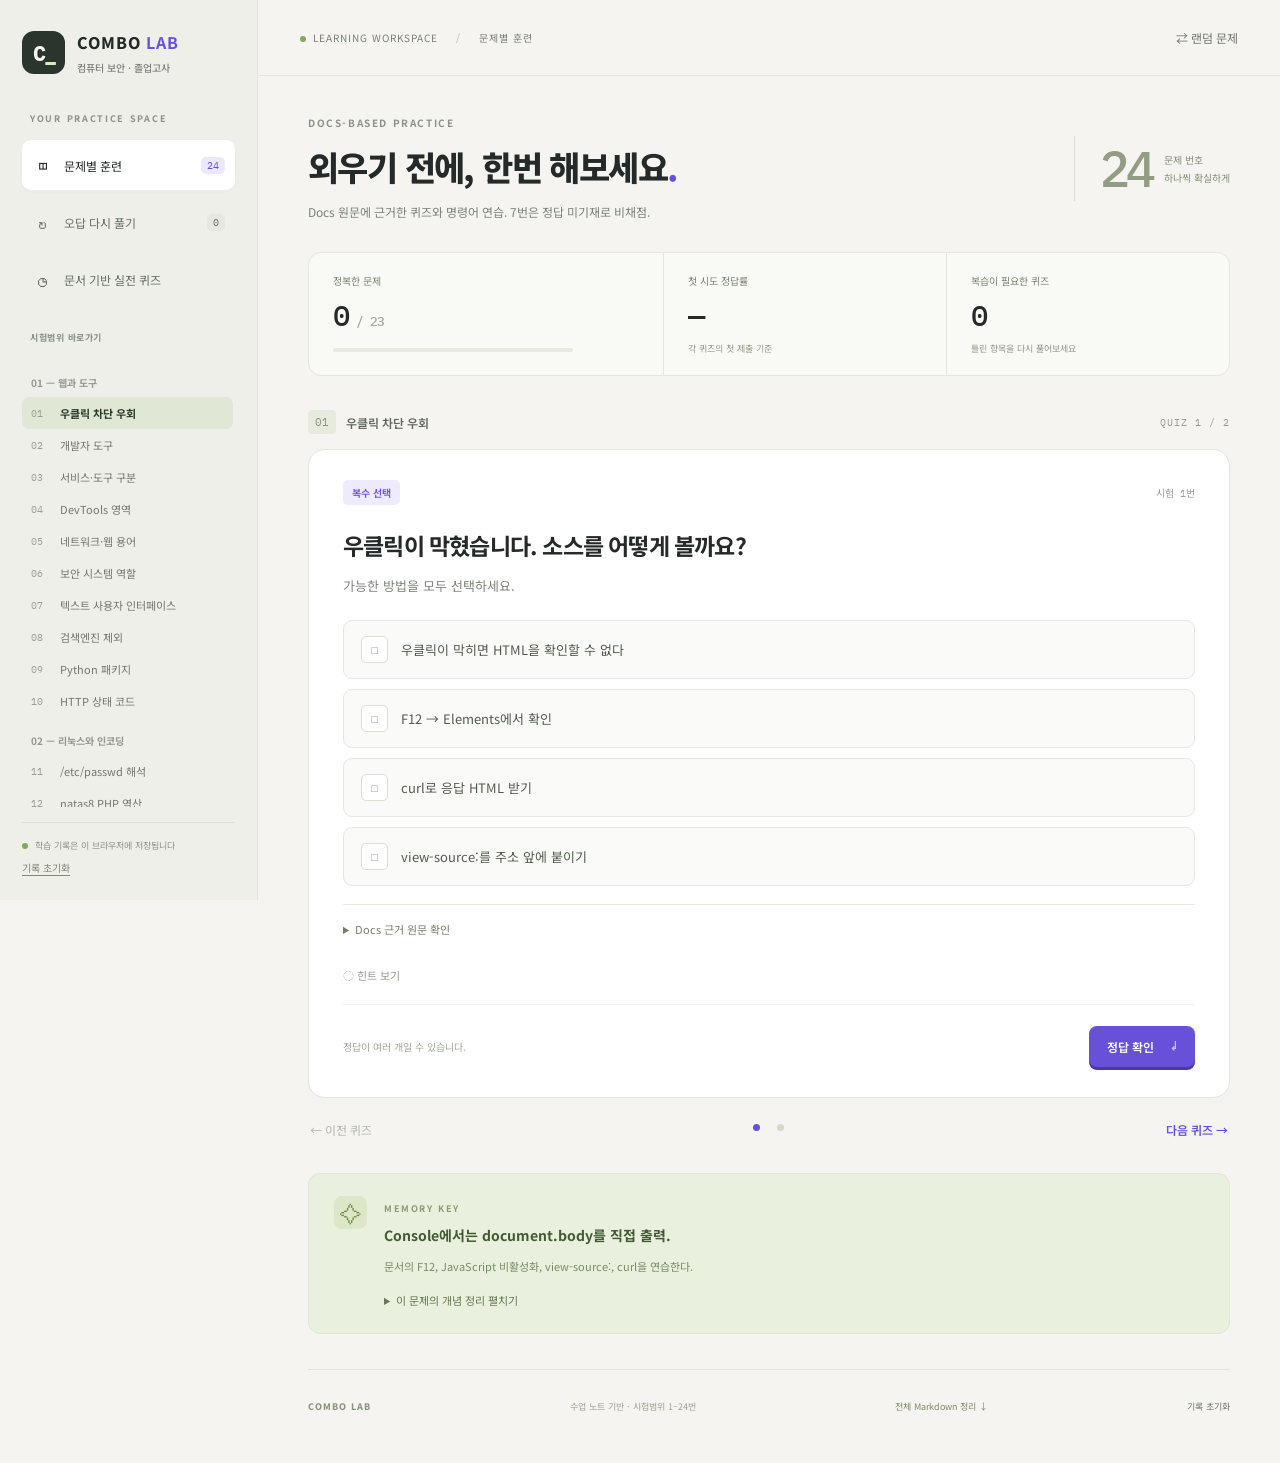
<file: index.html>
<!doctype html>
<html lang="ko">
<head>
  <meta charset="UTF-8"><meta name="viewport" content="width=device-width, initial-scale=1">
  <meta name="theme-color" content="#f5f4f0">
  <title>COMBO LAB · 졸업고사 암기 훈련</title>
  <meta name="description" content="24개 시험범위를 문제별 퀴즈, 코드 조립, 가상 터미널로 연습하세요.">
  <link rel="stylesheet" href="style.css">
</head>
<body>
  <aside class="sidebar">
    <a class="brand" href="./"><span class="logo">C<span>_</span></span><span>COMBO <b>LAB</b><small>컴퓨터 보안 · 졸업고사</small></span></a>
    <div class="side-label">YOUR PRACTICE SPACE</div>
    <nav class="mode-nav" aria-label="학습 모드">
      <button class="mode active" data-mode="learn"><span>◫</span>문제별 훈련<span class="nav-count">24</span></button>
      <button class="mode" data-mode="review"><span>↻</span>오답 다시 풀기<span id="wrong-count" class="nav-count">0</span></button>
      <button class="mode" data-mode="exam"><span>◷</span>문서 기반 실전 퀴즈</button>
    </nav>
    <div class="side-label topic-label">시험범위 바로가기</div>
    <div id="lesson-nav" class="lesson-nav"></div>
    <div class="side-bottom"><span class="status-dot"></span>학습 기록은 이 브라우저에 저장됩니다<button id="reset-progress">기록 초기화</button></div>
  </aside>
  <div class="workspace">
    <header class="topbar"><div><span class="live-dot"></span>LEARNING WORKSPACE <span class="divider">/</span> <span id="mode-label">문제별 훈련</span></div><button id="shuffle" class="quiet-button">⇄ 랜덤 문제</button></header>
    <main>
      <section class="intro"><div><div class="eyebrow">DOCS-BASED PRACTICE</div><h1>외우기 전에,<br class="mobile-break"> 한번 해보세요<span>.</span></h1><p>Docs 원문에 근거한 퀴즈와 명령어 연습. 7번은 정답 미기재로 비채점.</p></div><div class="intro-badge"><span>24</span><small>문제 번호<br>하나씩 확실하게</small></div></section>
      <section class="metrics" aria-label="학습 현황"><div><span class="metric-label">정복한 문제</span><strong><span id="mastered">0</span><em>/ 23</em></strong><div class="progress-track"><i id="overall-bar"></i></div></div><div><span class="metric-label">첫 시도 정답률</span><strong id="accuracy">—</strong><small>각 퀴즈의 첫 제출 기준</small></div><div><span class="metric-label">복습이 필요한 퀴즈</span><strong id="review-total">0</strong><small>틀린 항목을 다시 풀어보세요</small></div></section>
      <div id="practice-area">
        <div class="section-heading"><div><span class="section-index" id="section-index">01</span><span id="section-title">웹 기초</span></div><span id="task-position">QUIZ 1 / 2</span></div>
        <section class="practice-card" id="practice-card">
          <div class="card-top"><span id="kind-badge" class="kind-badge">선택 퀴즈</span><span id="question-number" class="question-number">시험 1번</span></div>
          <h2 id="question-title"></h2><p id="question-prompt" class="question-prompt"></p>
          <div id="question-context"></div><div id="answer-area"></div>
          <details id="question-source" class="source-details"><summary>Docs 근거 원문 확인</summary><a id="source-link" target="_blank" rel="noopener"></a><blockquote id="source-quote"></blockquote></details><div class="hint-row"><button id="hint-button">◌ 힌트 보기</button><span id="hint-text" hidden></span></div>
          <div class="card-actions"><span id="attempt-label">생각한 답을 직접 선택해보세요.</span><button id="check-answer" class="primary">정답 확인 <span>↵</span></button></div>
          <div id="feedback" class="feedback" hidden aria-live="polite"></div>
        </section>
        <div class="below-card"><button id="previous" class="quiet-button">← 이전 퀴즈</button><div id="quiz-dots"></div><button id="next" class="next-button">다음 퀴즈 →</button></div>
        <section class="memory-note"><div class="note-icon">✧</div><div><span class="eyebrow">MEMORY KEY</span><h3 id="memory-key"></h3><p id="memory-detail"></p><details><summary>이 문제의 개념 정리 펼치기</summary><div id="lesson-note"></div></details></div></section>
      </div>
      <section id="result-area" class="result-card" hidden></section>
      <footer><span>COMBO LAB</span><span>수업 노트 기반 · 시험범위 1–24번</span><a href="notes.md" download>전체 Markdown 정리 ↓</a><button id="footer-reset" class="quiet-button">기록 초기화</button></footer>
    </main>
  </div>
  <div id="toast" role="status" hidden></div>
  <dialog id="reset-dialog"><h2>학습 기록을 초기화할까요?</h2><p>이 브라우저의 정답 기록과 오답 목록이 지워집니다.</p><div><button id="cancel-reset" class="quiet-button">취소</button><button id="confirm-reset" class="primary">초기화</button></div></dialog>
  <script src="data.js"></script><script src="app.js"></script>
</body>
</html>
</file>
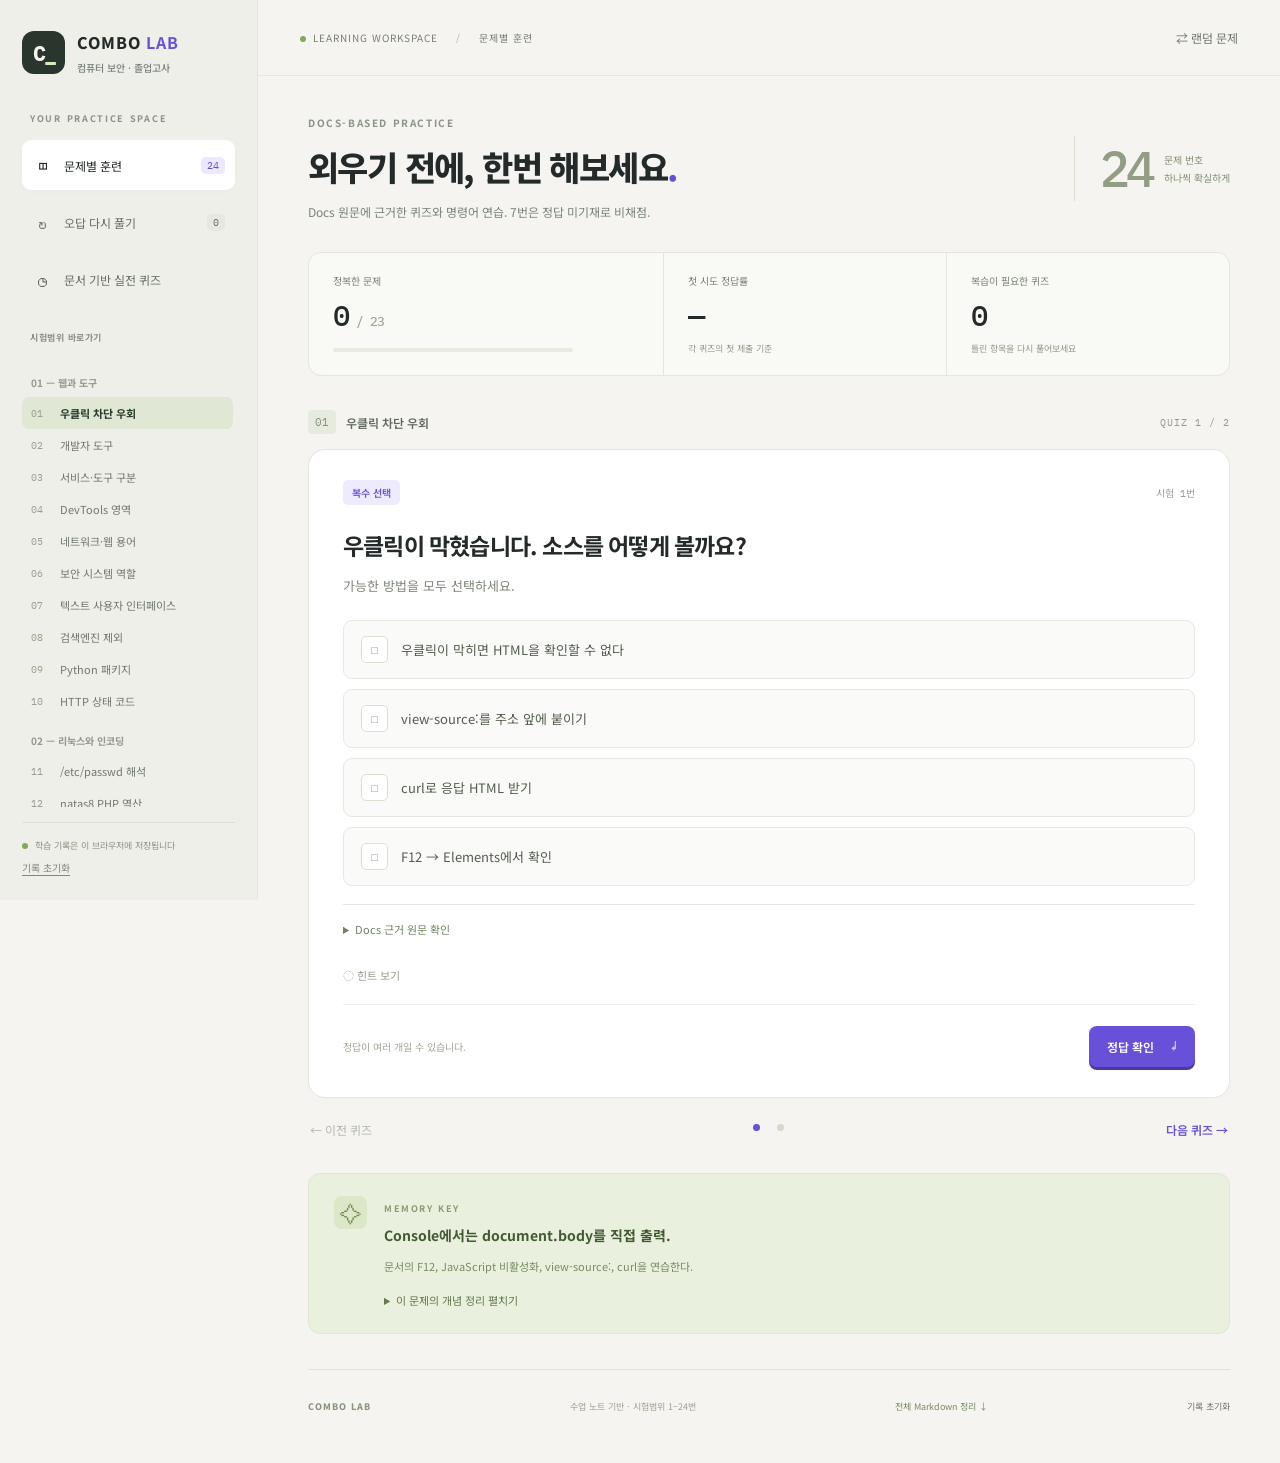
<file: standalone.html>
<!doctype html>
<html lang="ko">
<head>
  <meta charset="UTF-8"><meta name="viewport" content="width=device-width, initial-scale=1">
  <meta name="theme-color" content="#f5f4f0">
  <title>COMBO LAB · 졸업고사 암기 훈련</title>
  <meta name="description" content="24개 시험범위를 문제별 퀴즈, 코드 조립, 가상 터미널로 연습하세요.">
  <style>@import url('https://fonts.googleapis.com/css2?family=IBM+Plex+Mono:wght@400;500;600&family=Noto+Sans+KR:wght@400;500;600;700;800;900&display=swap');
:root{--bg:#f5f4f0;--paper:#fff;--ink:#232a29;--muted:#7b827d;--line:#e4e6df;--purple:#6851d8;--mint:#d7edb5;--green:#375e32;--red:#a43f48}*{box-sizing:border-box}body{margin:0;background:var(--bg);color:var(--ink);font-family:'Noto Sans KR',sans-serif;font-size:14px}button,input,select{font:inherit}button,a{-webkit-tap-highlight-color:transparent}button{cursor:pointer}button:disabled{cursor:default;opacity:.48}button:focus-visible,a:focus-visible,select:focus-visible,summary:focus-visible{outline:3px solid #9684ed;outline-offset:3px}button{transition:background .16s,transform .16s}a{color:inherit}button:hover:not(:disabled){filter:brightness(.97)}[hidden]{display:none!important}.sidebar{position:fixed;width:258px;height:100dvh;background:#eeefe8;border-right:1px solid var(--line);padding:30px 22px 18px;display:flex;flex-direction:column}.brand{text-decoration:none;display:flex;gap:12px;align-items:center;letter-spacing:1px;font-size:16px;font-weight:800}.brand b{color:var(--purple)}.brand small{display:block;font-size:10px;font-weight:500;color:var(--muted);letter-spacing:0;margin-top:6px}.logo{background:#29352d;color:#f4f5ef;font-family:'IBM Plex Mono',monospace;font-size:22px;letter-spacing:-2px;border-radius:12px;width:43px;height:43px;display:grid;place-content:center}.logo span{color:var(--mint)}.side-label{font-size:9px;letter-spacing:1.7px;color:#8a9189;font-weight:700;margin:37px 8px 15px}.mode-nav{display:grid;gap:7px}.mode{display:flex;gap:12px;align-items:center;border:0;border-radius:9px;padding:12px 10px;background:transparent;color:#687065;font-size:12px;text-align:left}.mode>span:first-child{font-size:18px;width:20px;text-align:center}.mode.active{background:white;color:var(--ink);box-shadow:0 2px 4px #00000005}.nav-count{margin-left:auto;background:#e5e7e0;border-radius:5px;padding:2px 6px;font-family:'IBM Plex Mono',monospace;font-size:10px}.mode.active .nav-count{background:#ede8ff;color:var(--purple)}.topic-label{margin-top:27px;letter-spacing:.5px}.lesson-nav{overflow-y:auto;flex:1;padding-right:2px;scrollbar-width:thin;scrollbar-color:#d0d5c8 transparent}.lesson-link{display:flex;gap:9px;width:100%;text-align:left;background:transparent;border:0;border-radius:7px;padding:8px 9px;font-size:11px;color:#71796e;align-items:center}.lesson-link .num{font:10px 'IBM Plex Mono',monospace;color:#98a08e;min-width:20px}.lesson-link.active{background:#e0e7d5;color:#293b2b;font-weight:700}.lesson-link.done .num{color:#457937}.lesson-link .dot{margin-left:auto;width:5px;height:5px;border-radius:100%;background:#6851d8;flex-shrink:0}.group-label{font-size:10px;font-weight:700;color:#939a8d;margin:16px 9px 7px}.side-bottom{font-size:9px;color:#8b9385;border-top:1px solid #dce0d5;padding-top:15px;line-height:1.8;margin-top:15px}.status-dot,.live-dot{display:inline-block;width:6px;height:6px;border-radius:100%;background:#82a85c;margin-right:7px}.side-bottom button{display:block;background:transparent;border:0;color:#818878;padding:5px 0;font-size:10px;text-decoration:underline;text-underline-offset:3px}.workspace{margin-left:258px}.topbar{display:flex;align-items:center;justify-content:space-between;padding:21px 42px;border-bottom:1px solid var(--line);font-size:10px;letter-spacing:1px;color:#788074}.divider{margin:0 14px;color:#b3b9ad}.quiet-button{background:transparent;border:0;color:#70776e;font-size:12px;padding:8px 0}main{max-width:1140px;padding:39px 50px 20px;margin:0 auto}.intro{display:flex;justify-content:space-between;align-items:center;gap:24px;margin-bottom:30px}.eyebrow{font-size:10px;color:#8c9286;letter-spacing:1.6px;font-weight:700}h1{font-size:34px;letter-spacing:-1.6px;margin:13px 0 10px;font-weight:800;line-height:1.4}h1>span{color:var(--purple)}.intro p{font-size:12px;color:var(--muted);line-height:1.8;margin:0}.intro-badge{min-width:148px;display:flex;gap:12px;align-items:center;border-left:1px solid #d9ded0;padding-left:25px}.intro-badge>span{font:50px 'IBM Plex Mono',monospace;font-weight:500;color:#929d83;letter-spacing:-4px}.intro-badge small{color:#87927a;font-size:10px;line-height:1.8}.mobile-break{display:none}.metrics{display:grid;grid-template-columns:1.25fr 1fr 1fr;border:1px solid var(--line);border-radius:13px;margin-bottom:34px;background:#f9faf5}.metrics>div{padding:20px 24px}.metrics>div+div{border-left:1px solid var(--line)}.metric-label{color:#7b8474;display:block;font-size:10px;margin-bottom:8px}.metrics strong{font:29px 'IBM Plex Mono',monospace;font-weight:500;display:block;letter-spacing:-1px}.metrics em{font-size:13px;color:#a0a895;font-style:normal;margin-left:7px}.metrics small{font-size:9px;color:#92998a;display:block;margin-top:8px}.progress-track{background:#e6eadf;height:4px;border-radius:5px;margin-top:14px;max-width:240px;overflow:hidden}.progress-track i{display:block;background:#8fb460;height:100%;transition:width .4s;width:0}.section-heading{display:flex;justify-content:space-between;align-items:center;margin-bottom:15px;color:#61695e;font-size:12px;font-weight:600}.section-heading>div{display:flex;align-items:center;gap:10px}.section-index{font:11px 'IBM Plex Mono',monospace;background:#e7eade;color:#89917e;padding:5px 7px;border-radius:4px}.section-heading>span{font:10px 'IBM Plex Mono',monospace;color:#959b8e;letter-spacing:1px}.practice-card{background:var(--paper);border:1px solid var(--line);border-radius:17px;padding:30px 34px;box-shadow:0 4px 13px #2b3c2b03}.card-top{display:flex;justify-content:space-between;align-items:center}.kind-badge{background:#efebff;color:var(--purple);border-radius:5px;font-size:10px;font-weight:600;padding:5px 9px}.question-number{font-size:10px;color:#9a9f96;font-family:'IBM Plex Mono','Noto Sans KR',monospace}h2{font-size:23px;letter-spacing:-.8px;margin:23px 0 11px;line-height:1.5}.question-prompt{font-size:13px;line-height:1.9;color:#7f867a;margin:0 0 22px;white-space:pre-line}.choices{display:grid;gap:10px}.choice{border:1px solid #e6e8e1;background:#fafbf8;border-radius:9px;padding:15px 17px;text-align:left;display:flex;align-items:center;gap:13px;color:#535d4e;line-height:1.65;font-size:13px}.choice .letter{font:11px 'IBM Plex Mono',monospace;border:1px solid #dbe0d3;border-radius:5px;min-width:27px;height:27px;display:grid;place-items:center;color:#8b9580;background:white}.choice.selected{border-color:#9b8be5;background:#f6f3ff;color:#5840bf}.choice.selected .letter{border-color:var(--purple);background:var(--purple);color:white}.choice.correct{border-color:#9bbf78;background:#f1f8e8}.choice.incorrect{border-color:#d9a0a5;background:#fff3f3}.hint-row{display:flex;align-items:center;gap:12px;flex-wrap:wrap;margin-top:21px;font-size:11px;color:#8a9480;min-height:28px}.hint-row button{border:0;background:transparent;color:#969d8e;font-size:11px;padding:5px 0}.hint-row #hint-text{background:#f3f5ec;padding:8px 11px;border-radius:6px;line-height:1.7}.card-actions{display:flex;justify-content:space-between;align-items:center;gap:15px;border-top:1px solid #eef0e9;padding-top:21px;margin-top:15px}.card-actions>span{font-size:10px;color:#a0a798}.primary{background:var(--purple);color:white;border:0;border-radius:8px;padding:12px 18px;font-weight:600;font-size:12px;white-space:nowrap;box-shadow:0 3px 0 #4a38a7}.primary span{margin-left:14px;opacity:.65}.feedback{border-radius:9px;padding:18px 20px;background:#f0f7e8;margin-top:22px;color:#375b30;line-height:1.8;font-size:12px;white-space:pre-line}.feedback.wrong{background:#fff2ed;color:#9e5240}.feedback h3{font-size:14px;margin:0 0 6px}.feedback code{background:#ffffff70;padding:2px 5px;border-radius:4px}.feedback .answer{font-family:'IBM Plex Mono','Noto Sans KR',monospace;display:block;font-size:12px;margin:9px 0;overflow-wrap:anywhere}.below-card{display:flex;align-items:center;justify-content:space-between;margin:13px 2px 25px}.next-button{border:0;color:var(--purple);font-size:12px;font-weight:600;background:transparent;padding:10px 0}.quiz-dot{border:0;width:7px;height:7px;border-radius:50%;background:#d4d9cc;padding:0;margin:0 4px}.quiz-dot.current{background:var(--purple)}.quiz-dot.done{background:#8db361}.memory-note{display:flex;gap:17px;background:#eaf0de;border:1px solid #dee7cf;border-radius:12px;padding:22px 25px;align-items:flex-start}.note-icon{background:#dce7c8;color:#6d8b48;border-radius:8px;width:33px;height:33px;display:grid;place-items:center;font-size:22px;flex-shrink:0}.memory-note .eyebrow{color:#899b71;font-size:9px}.memory-note h3{font-size:14px;margin:8px 0;color:#435b35;line-height:1.7}.memory-note p{margin:0;font-size:11px;line-height:1.9;color:#778c64}.memory-note details{margin-top:13px;font-size:11px;line-height:1.9;color:#647a51}.memory-note summary{cursor:pointer}.memory-note details>div{white-space:pre-line;padding-top:10px;color:#4a6240}.terminal{background:#202923;color:#d6e5cf;border:1px solid #354838;border-radius:11px;overflow:hidden;font-family:'IBM Plex Mono',monospace;margin-top:10px}.terminal-bar{display:flex;gap:6px;align-items:center;background:#29352d;border-bottom:1px solid #3c463d;padding:11px 16px;font-size:10px;color:#9fac98}.terminal-bar i{width:7px;height:7px;background:#f28e7b;border-radius:100%}.terminal-bar i:nth-child(2){background:#e4c571}.terminal-bar i:nth-child(3){background:#99c384}.terminal-bar span{margin-left:10px}.terminal-body{padding:21px 22px;font-size:12px;line-height:1.8}.terminal-desc{color:#83957c;margin-bottom:14px;font-size:11px;white-space:pre-line}.terminal-line{display:flex;align-items:flex-start;gap:10px}.terminal-prompt{color:#c3e8a5;white-space:nowrap}.terminal textarea{width:100%;background:transparent;color:#e4f3d8;outline:none;border:0;resize:vertical;min-height:44px;font:12px/1.8 'IBM Plex Mono',monospace;padding:0;caret-color:#c6e8a7}.terminal textarea::placeholder{color:#6c7e64}.terminal-output{white-space:pre-wrap;color:#b9d8a2;margin:13px 0 0;padding:12px 0 0;border-top:1px solid #374c38;overflow-wrap:anywhere}.context-code{background:#f2f4ee;color:#56614b;border:1px solid #e3e8db;border-radius:8px;padding:16px 19px;font:12px/1.85 'IBM Plex Mono',monospace;white-space:pre-wrap;overflow-wrap:anywhere;margin:0 0 20px}.context-table{border-collapse:collapse;width:100%;font-size:12px;margin:0 0 22px}.context-table th,.context-table td{text-align:left;padding:9px 12px;border-bottom:1px solid var(--line)}.context-table th{background:#f3f5ee;color:#78856b;font-size:10px;font-weight:600}.match-list{display:grid;gap:9px}.match-row{display:grid;grid-template-columns:1fr 1.35fr;align-items:center;gap:15px;border:1px solid #e4e8de;background:#fafbf7;border-radius:8px;padding:12px 16px}.match-row label{font-size:12px;font-weight:600;line-height:1.7}.match-row select{min-width:0;width:100%;border:1px solid #dce2d2;background:white;border-radius:6px;padding:9px 10px;font-size:11px;color:#5e6c51}.order-list{display:grid;gap:9px}.order-item{background:#f7f8f3;border:1px solid #e3e7dc;border-radius:8px;padding:12px 16px;display:flex;align-items:center;gap:15px;justify-content:space-between}.order-item .step{font:11px 'IBM Plex Mono',monospace;color:#8f9a83}.order-item .item-name{margin-right:auto;font-family:'IBM Plex Mono','Noto Sans KR',monospace;font-size:12px}.order-controls{display:flex;gap:6px}.order-controls button{background:white;border:1px solid #dde3d4;border-radius:5px;width:29px;height:28px;color:#6e7d60}.order-controls button:disabled{opacity:.25}.order-caption{font-size:10px;color:#979f8d;margin:10px 0}.result-card{text-align:center;background:white;border:1px solid var(--line);border-radius:17px;padding:45px 30px}.result-icon{display:inline-grid;place-items:center;border-radius:50%;width:70px;height:70px;background:#e7efd9;color:#789853;font-size:30px}.result-score{font:60px 'IBM Plex Mono',monospace;color:var(--purple);margin:20px 0}.result-card p{color:#89927e;line-height:1.9}.result-actions{display:flex;justify-content:center;gap:18px;margin-top:22px}.result-list{display:grid;gap:8px;text-align:left;margin-top:30px}.result-row{padding:10px 14px;border-radius:7px;background:#f7f8f2;display:flex;justify-content:space-between;gap:10px;font-size:12px}.result-row button{border:0;background:transparent;color:var(--purple)}footer{display:flex;align-items:center;justify-content:space-between;gap:10px;font-size:9px;color:#9ba391;border-top:1px solid #e1e5d9;margin-top:35px;padding:22px 0;flex-wrap:wrap}footer>span:first-child{letter-spacing:1px;font-weight:800;color:#89947c}footer a{text-decoration:none;color:#7b8b66}#toast{position:fixed;bottom:28px;left:calc(50% + 100px);transform:translateX(-50%);padding:12px 22px;border-radius:9px;background:#2a392d;color:white;box-shadow:0 6px 25px #0002;max-width:90%;font-size:12px;z-index:5}dialog{border:1px solid var(--line);border-radius:15px;padding:25px;max-width:90vw}dialog::backdrop{background:#17201577}dialog h2{margin-top:0;font-size:18px}dialog p{color:var(--muted);font-size:12px}dialog>div{display:flex;justify-content:flex-end;gap:20px;margin-top:25px}@media(min-width:1450px){main{padding-top:47px}.practice-card{padding:36px 40px}}@media(max-width:1050px){.sidebar{width:220px;padding-left:15px;padding-right:15px}.workspace{margin-left:220px}main{padding:30px 28px 18px}.topbar{padding:18px 28px}h1{font-size:28px}.intro-badge{min-width:120px;padding-left:15px}.intro-badge>span{font-size:40px}.practice-card{padding:26px}.metrics>div{padding:19px}#toast{left:calc(50% + 100px)}}@media(max-width:760px){.sidebar{position:static;width:auto;height:auto;padding:17px 20px 12px;border-right:0;border-bottom:1px solid var(--line)}.brand{font-size:14px}.brand small{font-size:9px}.logo{width:35px;height:35px;font-size:18px}.side-label,.side-bottom{display:none}.mode-nav{display:flex;gap:5px;margin-top:16px;overflow:auto}.mode{padding:10px;font-size:10px;white-space:nowrap;gap:5px;flex:1;justify-content:center}.mode>span:first-child{font-size:15px;width:15px}.nav-count{display:none}.lesson-nav{display:flex;gap:5px;margin-top:12px;overflow-x:auto;padding-bottom:5px}.group-label{display:none}.lesson-link{min-width:38px;width:38px;height:33px;justify-content:center;padding:0}.lesson-link .lesson-title,.lesson-link .dot{display:none}.lesson-link .num{font-size:11px;min-width:0}.workspace{margin:0}.topbar{padding:13px 22px;font-size:8px}.divider{margin:0 7px}.topbar .quiet-button{font-size:10px}main{padding:26px 20px 12px}.intro{margin-bottom:23px}.intro-badge{display:none}h1{font-size:27px;margin-top:10px}.intro p{font-size:11px;max-width:290px}.metrics{margin-bottom:23px;grid-template-columns:1.1fr 1fr 1fr}.metrics>div{padding:13px 12px}.metric-label{font-size:9px;line-height:1.7}.metrics strong{font-size:23px}.metrics small{font-size:8px;line-height:1.7}.metrics em{font-size:10px}.practice-card{padding:22px 20px}.section-heading{font-size:11px}.section-heading>span{font-size:9px}h2{font-size:20px}.question-prompt{font-size:12px}.choice{padding:12px;font-size:12px;gap:10px}.card-actions>span{max-width:130px;font-size:9px;line-height:1.8}.primary{padding:11px 14px;font-size:11px}.primary span{margin-left:7px}.memory-note{padding:19px 16px;gap:12px}.memory-note h3{font-size:12px}.memory-note p{font-size:10px}.terminal-body{padding:17px 14px}.terminal-line{gap:7px;flex-wrap:wrap}.terminal textarea{font-size:11px;min-height:55px}.terminal-prompt{font-size:10px}.match-row{padding:10px;gap:8px;grid-template-columns:.8fr 1.4fr}.match-row label{font-size:10px}.match-row select{font-size:10px;padding:8px 5px}.context-code{font-size:10px;padding:12px}.order-item{padding:10px;gap:8px}.order-item .item-name{font-size:10px}#toast{left:50%}.result-card{padding:30px 20px}footer{font-size:8px}.mobile-break{display:block}.result-row{font-size:10px}.context-table{font-size:10px}.context-table td{padding:7px}}@media(prefers-reduced-motion:reduce){*{transition:none!important;scroll-behavior:auto!important}}

.logo{display:flex;align-items:center;justify-content:center}.result-detail{border:1px solid #e4e8dd;border-radius:8px;overflow:hidden}.result-detail summary{cursor:pointer;list-style:none}.result-detail .feedback{margin:0;border-radius:0}

.quiz-dot{width:24px;height:24px;background:transparent;position:relative;margin:0}.quiz-dot::after{content:"";position:absolute;width:7px;height:7px;border-radius:50%;background:#d4d9cc;left:8px;top:8px}.quiz-dot.current,.quiz-dot.done{background:transparent}.quiz-dot.current::after{background:var(--purple)}.quiz-dot.done::after{background:#8db361}.quiz-dot.current.done::after{background:var(--purple)}.order-controls button{width:34px;height:34px}footer .quiet-button{font-size:9px}

.source-details{margin-top:18px;border-top:1px solid #e5e9df;padding-top:14px;font-size:11px;color:#728365;line-height:1.9}.source-details summary{cursor:pointer}.source-details a{display:inline-block;margin-top:10px;color:#6851d8}.source-details blockquote{margin:10px 0 0;padding:10px 14px;background:#f5f7f0;border-left:3px solid #afc18f;white-space:pre-line}.reading-notice{border:1px solid #d8dfcc;border-radius:9px;padding:20px;background:#f5f7ef;line-height:1.9;color:#637453;font-size:12px}
</style>
</head>
<body>
  <aside class="sidebar">
    <a class="brand" href="./"><span class="logo">C<span>_</span></span><span>COMBO <b>LAB</b><small>컴퓨터 보안 · 졸업고사</small></span></a>
    <div class="side-label">YOUR PRACTICE SPACE</div>
    <nav class="mode-nav" aria-label="학습 모드">
      <button class="mode active" data-mode="learn"><span>◫</span>문제별 훈련<span class="nav-count">24</span></button>
      <button class="mode" data-mode="review"><span>↻</span>오답 다시 풀기<span id="wrong-count" class="nav-count">0</span></button>
      <button class="mode" data-mode="exam"><span>◷</span>문서 기반 실전 퀴즈</button>
    </nav>
    <div class="side-label topic-label">시험범위 바로가기</div>
    <div id="lesson-nav" class="lesson-nav"></div>
    <div class="side-bottom"><span class="status-dot"></span>학습 기록은 이 브라우저에 저장됩니다<button id="reset-progress">기록 초기화</button></div>
  </aside>
  <div class="workspace">
    <header class="topbar"><div><span class="live-dot"></span>LEARNING WORKSPACE <span class="divider">/</span> <span id="mode-label">문제별 훈련</span></div><button id="shuffle" class="quiet-button">⇄ 랜덤 문제</button></header>
    <main>
      <section class="intro"><div><div class="eyebrow">DOCS-BASED PRACTICE</div><h1>외우기 전에,<br class="mobile-break"> 한번 해보세요<span>.</span></h1><p>Docs 원문에 근거한 퀴즈와 명령어 연습. 7번은 정답 미기재로 비채점.</p></div><div class="intro-badge"><span>24</span><small>문제 번호<br>하나씩 확실하게</small></div></section>
      <section class="metrics" aria-label="학습 현황"><div><span class="metric-label">정복한 문제</span><strong><span id="mastered">0</span><em>/ 23</em></strong><div class="progress-track"><i id="overall-bar"></i></div></div><div><span class="metric-label">첫 시도 정답률</span><strong id="accuracy">—</strong><small>각 퀴즈의 첫 제출 기준</small></div><div><span class="metric-label">복습이 필요한 퀴즈</span><strong id="review-total">0</strong><small>틀린 항목을 다시 풀어보세요</small></div></section>
      <div id="practice-area">
        <div class="section-heading"><div><span class="section-index" id="section-index">01</span><span id="section-title">웹 기초</span></div><span id="task-position">QUIZ 1 / 2</span></div>
        <section class="practice-card" id="practice-card">
          <div class="card-top"><span id="kind-badge" class="kind-badge">선택 퀴즈</span><span id="question-number" class="question-number">시험 1번</span></div>
          <h2 id="question-title"></h2><p id="question-prompt" class="question-prompt"></p>
          <div id="question-context"></div><div id="answer-area"></div>
          <details id="question-source" class="source-details"><summary>Docs 근거 원문 확인</summary><a id="source-link" target="_blank" rel="noopener"></a><blockquote id="source-quote"></blockquote></details><div class="hint-row"><button id="hint-button">◌ 힌트 보기</button><span id="hint-text" hidden></span></div>
          <div class="card-actions"><span id="attempt-label">생각한 답을 직접 선택해보세요.</span><button id="check-answer" class="primary">정답 확인 <span>↵</span></button></div>
          <div id="feedback" class="feedback" hidden aria-live="polite"></div>
        </section>
        <div class="below-card"><button id="previous" class="quiet-button">← 이전 퀴즈</button><div id="quiz-dots"></div><button id="next" class="next-button">다음 퀴즈 →</button></div>
        <section class="memory-note"><div class="note-icon">✧</div><div><span class="eyebrow">MEMORY KEY</span><h3 id="memory-key"></h3><p id="memory-detail"></p><details><summary>이 문제의 개념 정리 펼치기</summary><div id="lesson-note"></div></details></div></section>
      </div>
      <section id="result-area" class="result-card" hidden></section>
      <footer><span>COMBO LAB</span><span>수업 노트 기반 · 시험범위 1–24번</span><a href="notes.md" download>전체 Markdown 정리 ↓</a><button id="footer-reset" class="quiet-button">기록 초기화</button></footer>
    </main>
  </div>
  <div id="toast" role="status" hidden></div>
  <dialog id="reset-dialog"><h2>학습 기록을 초기화할까요?</h2><p>이 브라우저의 정답 기록과 오답 목록이 지워집니다.</p><div><button id="cancel-reset" class="quiet-button">취소</button><button id="confirm-reset" class="primary">초기화</button></div></dialog>
  <script>/* 수업별 퀴즈 데이터. 명령은 브라우저에서 문자열로만 채점한다. */
const MC=(title,prompt,options,correct,explain,hint,context)=>({type:'choice',title,prompt,options,correct,explain,hint,context});
const MULTI=(title,prompt,options,correct,explain,hint)=>({type:'multi',title,prompt,options,correct,explain,hint});
const MATCH=(title,prompt,pairs,explain,hint)=>({type:'match',title,prompt,pairs,explain,hint});
const ORDER=(title,prompt,items,explain,hint)=>({type:'order',title,prompt,items,explain,hint});
const TERM=(title,prompt,answer,validate,explain,hint,output,shell='user@combo:~$')=>({type:'terminal',title,prompt,answer,validate,explain,hint,output,shell});
const compact=s=>s.replace(/\s+/g,'').trim();
const tokens=s=>(s.trim().match(/"[^"]*"|'[^']*'|\S+/g)||[]).map(x=>x.replace(/^(['"])(.*)\1$/,'$2'));
function lsFlags(s,needed,path){const t=tokens(s);if(t.shift()!=='ls')return false;const flags=t.filter(x=>x.startsWith('-'));const args=t.filter(x=>!x.startsWith('-'));const found=new Set();for(const f of flags){if(f==='--all')found.add('a');else if(/^-[alh]+$/.test(f))for(const c of f.slice(1))found.add(c);else return false}return [...needed].every(c=>found.has(c))&&found.size===needed.length&&(path?args.length===1&&args[0]===path:args.length===0)}
function sshCheck(s){const t=tokens(s);if(t.shift()!=='ssh')return false;return (t.join(' ')==='bandit0@bandit.labs.overthewire.org -p 2220'||t.join(' ')==='-p 2220 bandit0@bandit.labs.overthewire.org')}
const LESSONS=[{"id":1,"group":"웹과 도구","title":"우클릭 차단 우회","key":"Console에서는 document.body를 직접 출력.","detail":"문서의 F12, JavaScript 비활성화, view-source:, curl을 연습한다.","note":"문서에는 document.body와 document.body.oncontextmenu=null이 나온다.","tasks":[{"type":"multi","title":"우클릭이 막혔습니다. 소스를 어떻게 볼까요?","prompt":"가능한 방법을 모두 선택하세요.","options":["F12 → Elements에서 확인","view-source:를 주소 앞에 붙이기","curl로 응답 HTML 받기","우클릭이 막히면 HTML을 확인할 수 없다"],"correct":[0,1,2],"explain":"우클릭 차단은 보통 JavaScript 이벤트다. 개발자 도구, 소스 보기, curl로 내용을 확인할 수 있다.","hint":"브라우저의 우클릭 메뉴만 막힌 상태입니다.","id":"1-0","lessonId":1,"source":{"title":"웹 해킹 기초","url":"https://docs.google.com/document/d/1f-X2MPeM4wObP3Wqao8sELJo9UZCR-DpTJboYgqZ_Wo/edit?tab=t.em7tx4gle6r9","quote":"elements 탭에서 직접 확인 / 자바스크립트를 비활성화 / view-source: / curl, burpsuit 등을 이용"}},{"type":"terminal","title":"Console에서 body를 직접 확인하기","prompt":"수업 문서에 나온 body 직접 출력 표현을 입력하세요.","answer":"document.body","validate":s=>/^document\.body;?$/.test(s.trim()),"explain":"수업 문서의 표현은 document.body다. 이 표현을 기준으로 채점한다.","hint":"document 다음에 점과 body를 씁니다.","output":"[문서의 명령어와 일치 · 실제 실행 없음]","shell":"Console >","source":{"title":"웹 해킹 기초","url":"https://docs.google.com/document/d/1f-X2MPeM4wObP3Wqao8sELJo9UZCR-DpTJboYgqZ_Wo/edit?tab=t.em7tx4gle6r9","quote":"개발자 도구 콘솔에서 document.body 를 직접 출력"},"id":"1-1","lessonId":1}]},{"id":2,"group":"웹과 도구","title":"개발자 도구","key":"검사 · 수정 · 테스트 · 디버깅 = DevTools","detail":"시험범위는 코드 검사·수정·테스트·디버깅 도구를 묻는다.","note":"시험범위의 설명과 웹 해킹 수업의 개발자 도구 사용을 연결한다.","tasks":[{"type":"choice","title":"이 도구의 이름은 무엇인가요?","prompt":"브라우저에 내장되어 코드를 검사·수정·테스트·디버깅하도록 돕는 도구.","options":["개발자 도구 (DevTools)","데이터베이스","방화벽","SSHD"],"correct":0,"explain":"설명에 해당하는 도구는 개발자 도구다. 각 탭의 기능은 시험 4번과 연결된다.","hint":"F12로 여는 도구입니다.","context":undefined,"id":"2-0","lessonId":2,"source":{"title":"졸업고사 대비 내용정리","url":"https://docs.google.com/document/d/1f-X2MPeM4wObP3Wqao8sELJo9UZCR-DpTJboYgqZ_Wo/edit?tab=t.pd7rhp5vffgr","quote":"웹 브라우저나 소프트웨어에 내장되어서 개발자가 코드를 검사, 수정, 테스트, 디버깅 할 수 있도록 돕는 도구?"}},{"type":"choice","title":"natas1에서 주석을 확인한 영역은?","prompt":"수업 문서에 적힌 개발자 도구 영역을 고르세요.","options":["Elements","Application","Network","Console"],"correct":0,"explain":"문서는 elements 탭에서 직접 확인하는 방법을 제시했다.","hint":"문서에 elements 탭이라고 적혀 있습니다.","context":undefined,"source":{"title":"웹 해킹 기초","url":"https://docs.google.com/document/d/1f-X2MPeM4wObP3Wqao8sELJo9UZCR-DpTJboYgqZ_Wo/edit?tab=t.em7tx4gle6r9","quote":"개발자 도구의 elements 탭에서 직접 확인하는 것 외 주석을 확인할 수 있는 방법을 4가지 이상 찾아볼 것"},"id":"2-1","lessonId":2}]},{"id":3,"group":"웹과 도구","title":"서비스·도구 구분","key":"텍스트 웹 응답은 curl, 웹루트 제공은 Apache.","detail":"수업에서 확인한 사용 사례로 이름을 구분한다.","note":"SSHD의 별도 정의는 확인한 본문에 없어 정의 연결 문제에서 제외했다.","tasks":[{"type":"choice","title":"텍스트 기반으로 웹페이지 코드를 받는 도구는?","prompt":"natas1 수업에서 사용한 도구입니다.","options":["curl","SSHD","Apache","Event Listener"],"correct":0,"explain":"문서는 curl 등으로 text 기반 웹페이지 코드를 리턴받아 확인하는 방법을 제시한다.","hint":"curl 사용 예시가 있습니다.","context":undefined,"source":{"title":"웹 해킹 기초","url":"https://docs.google.com/document/d/1f-X2MPeM4wObP3Wqao8sELJo9UZCR-DpTJboYgqZ_Wo/edit?tab=t.em7tx4gle6r9","quote":"curl, burpsuit 등을 이용해서 text 기반으로 웹페이지의 코드를 직접 리턴받고 확인"},"id":"3-0","lessonId":3},{"type":"choice","title":"c:\\web을 웹루트로 설정한 예시에 등장한 웹서버는?","prompt":"natas2 수업의 웹루트 설정입니다.","options":["Apache","Chrome","curl","SSHD"],"correct":0,"explain":"문서에서 apache start 이후 c:\\web을 웹서버 기준 디렉토리로 설명했다.","hint":"문서에 apache start라고 적혀 있습니다.","context":undefined,"source":{"title":"웹 해킹 기초","url":"https://docs.google.com/document/d/1f-X2MPeM4wObP3Wqao8sELJo9UZCR-DpTJboYgqZ_Wo/edit?tab=t.em7tx4gle6r9","quote":"apache start / c:\\web 폴더가 웹서버 기준 디렉토리 / 내 웹사이트의 root 디렉토리 = 웹루트"},"id":"3-1","lessonId":3}]},{"id":4,"group":"웹과 도구","title":"DevTools 영역","key":"문서의 실제 작업으로 영역을 연결.","detail":"Elements 확인 / Console body / Sources override / Application cookie","note":"natas1의 elements·Console·source override, natas5의 application cookie, natas6의 Payload를 기준으로 한다.","tasks":[{"type":"match","title":"수업 작업과 개발자 도구 영역을 연결하세요.","prompt":"문서에 나온 작업만 사용합니다.","pairs":[["Elements","natas1의 코드·주석 확인"],["Console","document.body 직접 출력"],["Sources","override 적용"],["Application","cookie 값 확인·변조"]],"explain":"문서의 실습 작업을 각 영역에 연결했다.","hint":"body는 Console, cookie는 Application.","source":{"title":"웹 해킹 기초","url":"https://docs.google.com/document/d/1f-X2MPeM4wObP3Wqao8sELJo9UZCR-DpTJboYgqZ_Wo/edit?tab=t.em7tx4gle6r9","quote":"elements 탭 / source 탭에서 override / 콘솔에서 document.body / application 탭에서 cookie"},"id":"4-0","lessonId":4},{"type":"match","title":"GET과 POST의 Payload 표기를 연결하세요.","prompt":"natas6에서 확인한 표기입니다.","pairs":[["GET","query string parameter"],["POST","form data"]],"explain":"문서에서 GET은 query string parameter, POST는 form data로 구분했다.","hint":"URL에 표시되는 GET을 떠올리세요.","source":{"title":"웹 해킹 기초","url":"https://docs.google.com/document/d/1f-X2MPeM4wObP3Wqao8sELJo9UZCR-DpTJboYgqZ_Wo/edit?tab=t.em7tx4gle6r9","quote":"get 방식은 query string parameter post 방식은 form data"},"id":"4-1","lessonId":4}]},{"id":5,"group":"웹과 도구","title":"네트워크·웹 용어","key":"natas4는 Burp Suite, natas5는 Cookie.","detail":"수업에 나온 사용 사례로 구분한다.","note":"ARP와 Router는 시험범위에 이름만 제시되어 있다. 확인한 본문에서 정의를 찾지 못해 정의를 채점하지 않는다.","tasks":[{"type":"choice","title":"Referer 필드를 조작하기 위해 사용한 대표 도구는?","prompt":"natas4 수업에 나온 도구입니다.","options":["Burp Suite","ARP","Router","Database"],"correct":0,"explain":"문서는 proxy 도구의 대표 예로 burpsuite를 제시했다.","hint":"문서의 proxy 도구 예시입니다.","context":undefined,"source":{"title":"웹 해킹 기초","url":"https://docs.google.com/document/d/1f-X2MPeM4wObP3Wqao8sELJo9UZCR-DpTJboYgqZ_Wo/edit?tab=t.em7tx4gle6r9","quote":"proxy 도구를 사용해야함 : 대표적으로 burpsuite / 해당 툴을 사용해서 referer 필드를 조작"},"id":"5-0","lessonId":5},{"type":"choice","title":"natas5에서 쿠키를 변경할 수 있던 이유는?","prompt":"가장 정확한 설명을 선택하세요.","options":["쿠키는 항상 서버에만 저장된다","브라우저가 관리하는 값이며 변경할 수 있다","쿠키는 중요하지 않은 데이터만 저장한다","쿠키는 ARP 프로토콜이다"],"correct":1,"explain":"문서에서 쿠키값은 일반적으로 내 PC에 저장되어 있어 변조 가능하다고 설명한다.","hint":"클라이언트와 서버 중 어디에서 관리하는 값인지 생각하세요.","context":undefined,"id":"5-1","lessonId":5,"source":{"title":"웹 해킹 기초","url":"https://docs.google.com/document/d/1f-X2MPeM4wObP3Wqao8sELJo9UZCR-DpTJboYgqZ_Wo/edit?tab=t.em7tx4gle6r9","quote":"일반적인 경우 실제 쿠키값은 내 PC 에 저장되어 있음. 그래서 변조 가능"}}]},{"id":6,"group":"웹과 도구","title":"보안 시스템 역할","key":"natas4는 프록시, Flask 포트 허용은 방화벽.","detail":"확인된 실습 사례만 채점한다.","note":"C&C 서버·로그 생성기·DDoS 탐지기는 시험범위에 이름만 제시되어 있어 정의 퀴즈에서 제외했다.","tasks":[{"type":"choice","title":"Burp Suite를 어떤 유형의 도구로 소개했나요?","prompt":"natas4 문서의 표현을 고르세요.","options":["프록시","C&C 서버","로그 생성기","DDoS 탐지기"],"correct":0,"explain":"문서는 proxy 도구의 대표 예로 Burp Suite를 제시한다.","hint":"문서에 proxy라고 적혀 있습니다.","context":undefined,"source":{"title":"웹 해킹 기초","url":"https://docs.google.com/document/d/1f-X2MPeM4wObP3Wqao8sELJo9UZCR-DpTJboYgqZ_Wo/edit?tab=t.em7tx4gle6r9","quote":"proxy 도구를 사용해야함 : 대표적으로 burpsuite 라는 툴이 있음"},"id":"6-0","lessonId":6},{"type":"choice","title":"8000 포트 인바운드 허용을 확인한 것은?","prompt":"Flask 수업의 연결 거부 점검 항목입니다.","options":["윈도우 방화벽","C&C 서버","프록시","로그 생성기"],"correct":0,"explain":"문서는 윈도우 방화벽의 8000 포트 인바운드 허용을 확인하도록 안내했다.","hint":"윈도우 디펜더 방화벽입니다.","context":undefined,"source":{"title":"2학기 수행 기초","url":"https://docs.google.com/document/d/1f-X2MPeM4wObP3Wqao8sELJo9UZCR-DpTJboYgqZ_Wo/edit?tab=t.ant3m5zchvie","quote":"윈도우 방화벽에서 8000 포트 인바운드 허용인지 확인"},"id":"6-1","lessonId":6}]},{"id":7,"group":"웹과 도구","title":"텍스트 사용자 인터페이스","key":"이 번호는 원문 힌트만 보관하며 채점하지 않습니다.","detail":"확인한 수업 본문에 인터페이스 이름의 정답이 명시되지 않았다.","note":"추가로 넣었던 CLI·Shell·Terminal·GUI 정의 퀴즈를 제거했다. 문서에 없는 정답을 임의로 확정하지 않는다.","tasks":[{"type":"reading","title":"문서 확인이 필요한 시험 7번","prompt":"텍스트 기반 명령어를 통해서 컴퓨터를 제어할 수 있는 리눅스 사용자 인터페이스는?","explain":"시험범위에 질문은 있지만 확인한 수업 본문에 정답 표현이 명시되지 않았다. 점수·정복 수·오답·실전 퀴즈에서 제외한다.","hint":"추가 정의를 정답으로 요구하지 않습니다.","source":{"title":"졸업고사 대비 내용정리","url":"https://docs.google.com/document/d/1f-X2MPeM4wObP3Wqao8sELJo9UZCR-DpTJboYgqZ_Wo/edit?tab=t.pd7rhp5vffgr","quote":"텍스트 기반 명령어를 통해서 컴퓨터를 제어할 수 있는 리눅스 사용자 인터페이스는?"},"id":"7-0","lessonId":7}]},{"id":8,"group":"웹과 도구","title":"검색엔진 제외","key":"robots.txt 또는 문서의 robots 메타 태그.","detail":"문서의 noindex, nofollow 표현을 기억한다.","note":"natas3는 robots.txt와 head의 robots 메타 태그를 다뤘고 실제 접근통제도 필요하다고 적었다.","tasks":[{"type":"choice","title":"페이지를 검색 결과에 색인하지 말라고 알리려면?","prompt":"head 안에 넣을 메타 태그를 선택하세요.","options":["<meta name=\"robots\" content=\"noindex, nofollow\">","<meta name=\"robots\" content=\"index, follow\">","<meta name=\"cookie\" content=\"secure\">","<meta name=\"arp\" content=\"deny\">"],"correct":0,"explain":"문서에 나온 메타 태그는 <meta name=\"robots\" content=\"noindex, nofollow\">다.","hint":"index 앞에 부정 표현을 붙입니다.","context":undefined,"id":"8-0","lessonId":8,"source":{"title":"웹 해킹 기초","url":"https://docs.google.com/document/d/1f-X2MPeM4wObP3Wqao8sELJo9UZCR-DpTJboYgqZ_Wo/edit?tab=t.em7tx4gle6r9","quote":"<head> 안에 메타 태그 <meta name=\"robots\" content=\"noindex, nofollow\">"}},{"type":"choice","title":"문서에서 robots 메타 태그를 넣는 위치는?","prompt":"지정된 HTML 위치를 고르세요.","options":["<head> 안","/etc/passwd 안","SQL WHERE 안","robots 쿠키 안"],"correct":0,"explain":"문서는 head 안에 robots 메타 태그를 적용하도록 설명했다.","hint":"문서에 head 안이라고 적혀 있습니다.","context":undefined,"source":{"title":"웹 해킹 기초","url":"https://docs.google.com/document/d/1f-X2MPeM4wObP3Wqao8sELJo9UZCR-DpTJboYgqZ_Wo/edit?tab=t.em7tx4gle6r9","quote":"<head> 안에 메타 태그 <meta name=\"robots\" content=\"noindex, nofollow\"> 를 적용"},"id":"8-1","lessonId":8}]},{"id":9,"group":"웹과 도구","title":"Python 패키지","key":"pip install requests / pip install flask","detail":"문서의 패키지 설치 명령을 그대로 연습.","note":"추가했던 Python 환경 진단과 python -m pip 문제는 제외했다.","tasks":[{"type":"terminal","title":"requests 패키지를 설치하세요.","prompt":"문서에 나온 pip 명령을 입력하세요.","answer":"pip install requests","validate":s=>/^pip\s+install\s+requests$/.test(s.trim()),"explain":"문서의 명령은 pip install requests다.","hint":"pip install 뒤에 requests를 씁니다.","output":"[문서의 명령어와 일치 · 실제 실행 없음]","shell":"PS C:\\project>","source":{"title":"웹 해킹 기초","url":"https://docs.google.com/document/d/1f-X2MPeM4wObP3Wqao8sELJo9UZCR-DpTJboYgqZ_Wo/edit?tab=t.em7tx4gle6r9","quote":"terminal 창에서 pip install requests 실행해서 설치할 것."},"id":"9-0","lessonId":9},{"type":"terminal","title":"Flask 모듈이 없을 때 설치하세요.","prompt":"문서의 추가 설치 명령을 입력하세요.","answer":"pip install flask","validate":s=>/^pip\s+install\s+flask$/.test(s.trim()),"explain":"문서는 pip install flask로 추가 설치하도록 안내한다.","hint":"패키지명은 flask입니다.","output":"[문서의 명령어와 일치 · 실제 실행 없음]","shell":"PS C:\\project>","source":{"title":"2학기 수행 기초","url":"https://docs.google.com/document/d/1f-X2MPeM4wObP3Wqao8sELJo9UZCR-DpTJboYgqZ_Wo/edit?tab=t.ant3m5zchvie","quote":"flask 모듈이 없다고 나오면 pip install flask 로 추가 설치"},"id":"9-1","lessonId":9}]},{"id":10,"group":"웹과 도구","title":"HTTP 상태 코드","key":"200번대 정상 / 400번대 클라이언트 / 500번대 서버","detail":"시험범위의 세 범위와 문서의 405를 연습.","note":"문서에 명시된 범위와 405 Method Not Allowed 실습만 채점한다.","tasks":[{"type":"match","title":"시험범위의 응답 코드 범위를 연결하세요.","prompt":"원문에 적힌 세 범위입니다.","pairs":[["200번대","정상 응답"],["400번대","클라이언트 에러"],["500번대","서버 에러"]],"explain":"원문은 200번대 정상, 400번대 클라이언트, 500번대 서버 에러로 구분한다.","hint":"첫 숫자 2, 4, 5를 기억하세요.","source":{"title":"졸업고사 대비 내용정리","url":"https://docs.google.com/document/d/1f-X2MPeM4wObP3Wqao8sELJo9UZCR-DpTJboYgqZ_Wo/edit?tab=t.pd7rhp5vffgr","quote":"400번대(클라이언트 에러), 500번대(서버 에러), 200번대(정상 응답)"},"id":"10-0","lessonId":10},{"type":"choice","title":"PUT 실습의 Method Not Allowed 코드는?","prompt":"natas6의 index-source.html 요청 예시입니다.","options":["405","400","200","500"],"correct":0,"explain":"문서에 405 Method Not Allowed 응답이 제시된다.","hint":"문서가 405 실습으로 소개했습니다.","context":undefined,"source":{"title":"웹 해킹 기초","url":"https://docs.google.com/document/d/1f-X2MPeM4wObP3Wqao8sELJo9UZCR-DpTJboYgqZ_Wo/edit?tab=t.em7tx4gle6r9","quote":"405 Method Not Allowed / The requested method PUT is not allowed for this URL."},"id":"10-1","lessonId":10}]},{"id":11,"group":"리눅스와 인코딩","title":"/etc/passwd 해석","key":"cat /etc/passwd로 계정 정보 확인.","detail":"문서의 실제 계정 문자열을 읽는다.","note":"root·user·test1 계정 예시를 사용한다. x와 /etc/shadow의 추가 설명은 채점하지 않는다.","tasks":[{"type":"terminal","title":"계정 정보 파일의 내용을 읽어보세요.","prompt":"리눅스 계정 정보 파일을 cat으로 출력하세요.","answer":"cat /etc/passwd","validate":s=>/^cat\s+\/etc\/passwd$/.test(s.trim()),"explain":"cat은 파일 내용을 출력한다. ls는 파일 목록·정보를 표시한다.","hint":"파일 경로는 /etc/passwd입니다.","output":"root:x:0:0:root:/root:/bin/bash\nuser:x:1000:1000:,,,:/home/user:/bin/bash\ntest1:x:1001:1001::/home/test1:/bin/sh","shell":"user@combo:~$","id":"11-0","lessonId":11,"source":{"title":"졸업고사 대비 내용정리","url":"https://docs.google.com/document/d/1f-X2MPeM4wObP3Wqao8sELJo9UZCR-DpTJboYgqZ_Wo/edit?tab=t.pd7rhp5vffgr","quote":"cat /etc/passwd / root:x:0:0:root:/root:/bin/bash / test1:x:1001:1001::/home/test1:/bin/sh"}},{"type":"choice","title":"test1 계정 줄의 마지막 값은?","prompt":"시험범위에 제시된 test1:x:1001:1001::/home/test1:/bin/sh 예시를 읽으세요.","options":["/home/test1","/bin/sh","1001","x"],"correct":1,"explain":"문서의 test1 계정 줄은 /bin/sh로 끝난다.","hint":"콜론으로 나뉜 마지막 값입니다.","context":undefined,"id":"11-1","lessonId":11,"source":{"title":"졸업고사 대비 내용정리","url":"https://docs.google.com/document/d/1f-X2MPeM4wObP3Wqao8sELJo9UZCR-DpTJboYgqZ_Wo/edit?tab=t.pd7rhp5vffgr","quote":"test1:x:1001:1001::/home/test1:/bin/sh"}}]},{"id":12,"group":"리눅스와 인코딩","title":"natas8 PHP 역산","key":"역산은 바깥부터: hex2bin → strrev → base64_decode","detail":"문서의 print와 복원 함수 조합만 입력한다.","note":"수업은 hex2bin → strrev → base64_decode 단계와 print 한 줄 예시를 제시한다.","tasks":[{"type":"order","title":"원래 secret을 되찾는 순서를 만드세요.","prompt":"bin2hex(strrev(base64_encode($secret)))의 결과에서 출발합니다. 위·아래 버튼으로 실제 실행 순서를 맞추세요.","items":["hex2bin()","strrev()","base64_decode()"],"explain":"바깥 bin2hex부터 해제하고, 뒤집기를 되돌린 뒤, Base64를 디코딩한다.","hint":"마지막에 했던 변환부터 되돌립니다.","id":"12-0","lessonId":12,"source":{"title":"웹 해킹 기초","url":"https://docs.google.com/document/d/1f-X2MPeM4wObP3Wqao8sELJo9UZCR-DpTJboYgqZ_Wo/edit?tab=t.em7tx4gle6r9","quote":"$b1 = hex2bin($encodedSecret); $b2 = strrev($b1); $b3 = base64_decode($b2);"}},{"type":"terminal","title":"문서의 print 한 줄로 secret을 복원하세요.","prompt":"encoded 값은 3d3d516343746d4d6d6c315669563362입니다. 문서의 print 예시를 사용하세요.","answer":"print(base64_decode(strrev(hex2bin(\"3d3d516343746d4d6d6c315669563362\"))));","validate":s=>/^print\(base64_decode\(strrev\(hex2bin\((?:"3d3d516343746d4d6d6c315669563362"|'3d3d516343746d4d6d6c315669563362'|\$encodedSecret|\$encoded_secret)\)\)\)\);?$/.test(compact(s)),"explain":"문서의 print와 단계별 hex2bin, strrev, base64_decode를 기준으로 한다. 문서의 변수명 또는 제공된 값을 사용할 수 있다.","hint":"print(base64_decode(strrev(hex2bin(...))))","output":"oubWYf2kBq","shell":"PHP >","source":{"title":"웹 해킹 기초","url":"https://docs.google.com/document/d/1f-X2MPeM4wObP3Wqao8sELJo9UZCR-DpTJboYgqZ_Wo/edit?tab=t.em7tx4gle6r9","quote":"print(base64_decode(strrev(hex2bin(\"3d3d516343746d4d6d6c315669563362\"))))"},"id":"12-1","lessonId":12}]},{"id":13,"group":"리눅스와 인코딩","title":"Base64·패딩","key":"Base64는 디코딩 가능한 인코딩. 패딩은 =.","detail":"시험범위에 직접 제시된 특징만 연습한다.","note":"원문은 64개 문자, 알파벳·숫자·+·/, 3바이트 단위, = 패딩, 첨부파일 전달을 제시했다. 패딩 개수 계산은 제외했다.","tasks":[{"type":"multi","title":"시험범위의 Base64 특징을 고르세요.","prompt":"원문에 제시된 특징만 정답입니다.","options":["알파벳·숫자·+·/로 구성된다","디코딩할 수 있는 인코딩이다","암호화 방식이다","이메일·HTML에서 첨부파일 표현에 활용 가능하다"],"correct":[0,1,3],"explain":"원문은 Base64를 디코딩 가능한 인코딩으로 설명하며 암호화가 아니라고 명시한다.","hint":"인코딩은 문자를 표현하는 방식입니다.","source":{"title":"졸업고사 대비 내용정리","url":"https://docs.google.com/document/d/1f-X2MPeM4wObP3Wqao8sELJo9UZCR-DpTJboYgqZ_Wo/edit?tab=t.pd7rhp5vffgr","quote":"알파벳, 숫자, +, / / 디코딩 할 수 있음 => 암호화가 아님 / 이메일이나 html 등에서 첨부파일"},"id":"13-0","lessonId":13},{"type":"choice","title":"Base64 문자열 끝의 패딩 문자는?","prompt":"원문에 직접 제시된 문자를 고르세요.","options":["=","+","/","#"],"correct":0,"explain":"원문이 제시한 패딩 문자는 =다.","hint":"문서의 패딩 표시입니다.","context":undefined,"source":{"title":"졸업고사 대비 내용정리","url":"https://docs.google.com/document/d/1f-X2MPeM4wObP3Wqao8sELJo9UZCR-DpTJboYgqZ_Wo/edit?tab=t.pd7rhp5vffgr","quote":"이것을 채워넣는 문자가 = 임(패딩)"},"id":"13-1","lessonId":13}]},{"id":14,"group":"리눅스와 인코딩","title":"ls 기본 명령","key":"ls -a -l = ls -al","detail":"시험범위의 ls -alh /etc/passwd 명령도 연습한다.","note":"시험범위에 ls, ls -a, ls -a -l, ls -al, ls --help, ls --all -h -l, ls -alh /etc/passwd가 제시되어 있다.","tasks":[{"type":"terminal","title":"숨김 파일까지 상세하게 확인하세요.","prompt":"현재 디렉토리에서 숨김 항목 포함 + 상세 목록을 출력하세요.","answer":"ls -al","validate":s=>lsFlags(s,'al'),"explain":"옵션은 합쳐 쓰거나 분리해 쓸 수 있다. ls -la, ls -a -l도 같은 의미다.","hint":"all과 long의 첫 글자를 합칩니다.","output":"[문서의 명령어와 일치 · 실제 실행 없음]","shell":"user@combo:~$","id":"14-0","lessonId":14,"source":{"title":"리눅스 기초","url":"https://docs.google.com/document/d/1f-X2MPeM4wObP3Wqao8sELJo9UZCR-DpTJboYgqZ_Wo/edit?tab=t.6w305jslelsk","quote":"ls -a : all file list / ls -al = ls -a -l"}},{"type":"terminal","title":"/etc/passwd 파일의 상세 정보를 보세요.","prompt":"a, l, h 옵션을 모두 사용하세요. 파일 내용을 읽는 문제는 아닙니다.","answer":"ls -alh /etc/passwd","validate":s=>lsFlags(s,'alh','/etc/passwd'),"explain":"파일을 지정하면 해당 파일의 상세 정보가 나온다. 내용은 cat으로 읽는다.","hint":"ls 옵션 뒤에 파일 경로를 입력합니다.","output":"[문서의 명령어와 일치 · 실제 실행 없음]","shell":"user@combo:~$","id":"14-1","lessonId":14,"source":{"title":"졸업고사 대비 내용정리","url":"https://docs.google.com/document/d/1f-X2MPeM4wObP3Wqao8sELJo9UZCR-DpTJboYgqZ_Wo/edit?tab=t.pd7rhp5vffgr","quote":"ls -alh /etc/passwd"}}]},{"id":15,"group":"리눅스와 인코딩","title":"find·표준 오류","key":"조건으로 찾고, {}로 넘기고, \\;로 끝낸다.","detail":"2는 오류. 2>/dev/null은 숨길 뿐, 권한을 주지 않는다.","note":"시험범위의 find 예시와 수업의 file·grep·-readable 설명을 기준으로 한다. 크기 단위 올림 계산은 제외했다.","tasks":[{"type":"terminal","title":"권한 오류를 숨기고 디렉토리를 찾으세요.","prompt":"/proc에서 -size -1k, -type d 조건으로 찾고 -print로 출력하세요. 표준 오류는 /dev/null로 보냅니다.","answer":"find /proc -size -1k -type d -print 2>/dev/null","validate":s=>{const t=tokens(s.replace(/2\s*>\s*\/dev\/null/,'2>/dev/null'));return t[0]==='find'&&t[1]==='/proc'&&t.length===8&&t.includes('2>/dev/null')&&t.includes('-print')&&t[t.indexOf('-size')+1]==='-1k'&&t[t.indexOf('-type')+1]==='d'},"explain":"문서의 find /proc -size -1k -type d -print 2>/dev/null 예시다. 권한 등으로 발생하는 오류 메시지를 숨기는 부분이 2>/dev/null이다.","hint":"검색 조건 뒤에 2>/dev/null을 붙입니다.","output":"[문서의 명령어와 일치 · 실제 실행 없음]","shell":"user@combo:~$","id":"15-0","lessonId":15,"source":{"title":"졸업고사 대비 내용정리","url":"https://docs.google.com/document/d/1f-X2MPeM4wObP3Wqao8sELJo9UZCR-DpTJboYgqZ_Wo/edit?tab=t.pd7rhp5vffgr","quote":"find /proc -size -1k -type d -print 2>/dev/null"}},{"type":"terminal","title":"찾은 디렉토리마다 ls를 실행하세요.","prompt":"/proc에서 -size -1k -type d로 찾고 -exec로 ls -al을 실행하세요.","answer":"find /proc -size -1k -type d -exec ls -al {} \\;","validate":s=>{const t=tokens(s);return t[0]==='find'&&t[1]==='/proc'&&t.length===11&&t[t.indexOf('-size')+1]==='-1k'&&t[t.indexOf('-type')+1]==='d'&&t.slice(t.indexOf('-exec')).join(' ')==='-exec ls -al {} \\;'},"explain":"{}는 검색된 경로 자리다. \\;는 셸이 세미콜론을 먼저 해석하지 않도록 보호하면서 -exec 동작을 끝낸다.","hint":"-exec ls -al {} 뒤에 \\;가 필요합니다.","output":"[문서의 명령어와 일치 · 실제 실행 없음]","shell":"user@combo:~$","id":"15-1","lessonId":15,"source":{"title":"졸업고사 대비 내용정리","url":"https://docs.google.com/document/d/1f-X2MPeM4wObP3Wqao8sELJo9UZCR-DpTJboYgqZ_Wo/edit?tab=t.pd7rhp5vffgr","quote":"find /proc -size -1k -type d -exec ls -al {} \\;"}},{"type":"match","title":"출력과 파일 형식, 정확히 구분하세요.","prompt":"find와 파이프에서 자주 혼동하는 표현입니다.","pairs":[["2>/dev/null","표준 오류를 버림"],["2>&1","표준 오류를 표준 출력에 합침"],["|","앞의 표준 출력을 다음 입력으로 전달"],["-readable","현재 사용자의 읽기 권한 확인"],["file","파일 형식 판별"]],"explain":"오류 숨기기와 권한 해결은 다르다. -readable과 human-readable도 다르다.","hint":"2는 표준 오류의 번호입니다.","id":"15-2","lessonId":15,"source":{"title":"리눅스 기초","url":"https://docs.google.com/document/d/1f-X2MPeM4wObP3Wqao8sELJo9UZCR-DpTJboYgqZ_Wo/edit?tab=t.6w305jslelsk","quote":"human-readable 과 find -readable 의 차이 / -exec file {} \\; / 파이프(|) / 웹 해킹 기초: 2>&1은 표준에러 출력까지 포함","related":[{"title":"웹 해킹 기초 · 표준 오류","url":"https://docs.google.com/document/d/1f-X2MPeM4wObP3Wqao8sELJo9UZCR-DpTJboYgqZ_Wo/edit?tab=t.em7tx4gle6r9"}]}}]},{"id":16,"group":"SQL과 Flask","title":"SQLi·항진명제","key":"따옴표 닫기 → 조건 조작 → 뒤쪽 정리","detail":"항상 참은 OR 1=1. 목표 행을 고르는 것까지 확인한다.","note":"문서는 항진명제, true OR false, 따옴표 닫기와 주석 처리를 설명한다.","tasks":[{"type":"choice","title":"항상 참이 되는 WHERE 조건은?","prompt":"논리식 자체의 결과를 묻습니다.","options":["FALSE AND TRUE","FALSE OR TRUE","TRUE AND FALSE","1=2"],"correct":1,"explain":"OR는 어느 하나가 참이면 참이다. 1=1처럼 항상 참인 식을 항진명제라고 한다.","hint":"OR는 둘 중 하나만 참이면 됩니다.","context":undefined,"id":"16-0","lessonId":16,"source":{"title":"SQL Injection","url":"https://docs.google.com/document/d/1f-X2MPeM4wObP3Wqao8sELJo9UZCR-DpTJboYgqZ_Wo/edit?tab=t.8dro0sijblpf","quote":"true or true = T / false or true = T / true and false = F / 항진 명제 = Tautology = always true"}},{"type":"choice","title":"왜 이 입력만으로는 우회가 안 되나요?","prompt":"id 입력이 test OR 1=1입니다.","options":["OR가 SQL에 없는 연산자라서","따옴표 내부의 문자열로 들어가서","1=1이 거짓이라서","SELECT가 조회 명령이 아니라서"],"correct":1,"explain":"완성된 SQL에서 id='test OR 1=1'은 전체가 문자열이다. 따옴표를 닫아야 연산자로 해석된다.","hint":"입력 위치의 따옴표를 봅니다.","context":"SELECT * FROM users WHERE id='test OR 1=1' AND pw='1234';","id":"16-1","lessonId":16,"source":{"title":"SQL Injection","url":"https://docs.google.com/document/d/1f-X2MPeM4wObP3Wqao8sELJo9UZCR-DpTJboYgqZ_Wo/edit?tab=t.8dro0sijblpf","quote":"username=\"test or 1=1\" and password=\"1234\" / 따옴표를 닫아주면 됨"}}]},{"id":17,"group":"SQL과 Flask","title":"쿼리 결과 계산","key":"괄호 먼저, AND 다음, OR 마지막.","detail":"원문의 일관된 결과·논리 전개만 채점.","note":"같은 AND 조건에 1행과 4행을 함께 적은 모순된 예시는 출제에서 제외했다. 결과 순서 보장의 추가 설명도 제외했다.","tasks":[{"type":"choice","title":"첫 번째 5행 예시: choi와 1234를 AND로 조회하면?","prompt":"원문에서 이 조합에 대해 제시한 결과를 고르세요.","options":["0행","1행","4행","5행"],"correct":0,"explain":"첫 번째 5행 예시에 choi/1234는 없어 문서는 no returns로 제시한다.","hint":"문서가 no returns로 설명한 조합입니다.","context":"WHERE username=\"choi\" AND password=\"1234\"","source":{"title":"SQL Injection","url":"https://docs.google.com/document/d/1f-X2MPeM4wObP3Wqao8sELJo9UZCR-DpTJboYgqZ_Wo/edit?tab=t.8dro0sijblpf","quote":"첫 번째 샘플테이블 5 rows / username=\"choi\" and password=\"1234\" / no returns"},"id":"17-0","lessonId":17},{"type":"choice","title":"수업의 (T AND F) OR T 결과는?","prompt":"gremlin 수업의 논리 전개입니다.","options":["참","거짓","문법 오류","판단할 수 없음"],"correct":0,"explain":"문서의 전개는 (T AND F) = F, F OR T = T다.","hint":"OR 뒤가 참입니다.","context":"(T AND F) OR T","source":{"title":"SQL Injection","url":"https://docs.google.com/document/d/1f-X2MPeM4wObP3Wqao8sELJo9UZCR-DpTJboYgqZ_Wo/edit?tab=t.8dro0sijblpf","quote":"(T and F) => (F) or T => (T)"},"id":"17-1","lessonId":17}]},{"id":18,"group":"SQL과 Flask","title":"admin 필터 우회","key":"admin = CHAR(97,100,109,105,110)","detail":"수업의 CHAR와 hex 표현을 연습한다.","note":"문서의 필터 사례만 사용하며 별도의 collation 개념을 요구하지 않는다.","tasks":[{"type":"terminal","title":"따옴표 없이 admin 문자열을 표현하세요.","prompt":"MySQL의 CHAR 함수로 admin을 작성하세요. 함수 표현식만 입력합니다.","answer":"CHAR(97,100,109,105,110)","validate":s=>/^char\(97,100,109,105,110\)$/i.test(compact(s)),"explain":"a=97, d=100, m=109, i=105, n=110. 숫자 코드로 문자열을 만든다.","hint":"CHAR(97, ... )로 시작합니다.","output":"admin","shell":"mysql >","id":"18-0","lessonId":18,"source":{"title":"SQL Injection","url":"https://docs.google.com/document/d/1f-X2MPeM4wObP3Wqao8sELJo9UZCR-DpTJboYgqZ_Wo/edit?tab=t.8dro0sijblpf","quote":"97, 100, 109, 105, 110 => a, d, m, i, n / id=char(97,100,109,105,110)"}},{"type":"terminal","title":"admin을 문서의 hex 값으로 표현하세요.","prompt":"수업에서 사용한 16진수 표현식만 입력하세요.","answer":"0x61646d696e","validate":s=>/^0x61646d696e$/i.test(s.trim()),"explain":"문서는 admin의 hex 값으로 0x61646d696e를 사용했다.","hint":"0x61로 시작합니다.","output":"admin","shell":"mysql >","source":{"title":"SQL Injection","url":"https://docs.google.com/document/d/1f-X2MPeM4wObP3Wqao8sELJo9UZCR-DpTJboYgqZ_Wo/edit?tab=t.8dro0sijblpf","quote":"admin = 0x61 64 6d 69 6e / id=0x61646d696e"},"id":"18-1","lessonId":18}]},{"id":19,"group":"SQL과 Flask","title":"information_schema","key":"schemata는 DB / tables는 테이블 / columns는 컬럼","detail":"실제 데이터가 아니라 구조를 설명하는 메타데이터.","note":"수업은 information_schema의 schemata, tables, columns를 조회했다. 권한에 대한 추가 설명은 채점하지 않는다.","tasks":[{"type":"choice","title":"MySQL의 데이터베이스 구성 정보 스키마는?","prompt":"테이블 이름과 컬럼 이름 등을 조회하는 특수 스키마.","options":["users","information_schema","mysql","performance_schema"],"correct":1,"explain":"문서에서 DB 구성 정보를 조회하는 스키마는 information_schema다.","hint":"information이라는 단어가 들어갑니다.","context":undefined,"id":"19-0","lessonId":19,"source":{"title":"SQL Injection 마무리","url":"https://docs.google.com/document/d/1f-X2MPeM4wObP3Wqao8sELJo9UZCR-DpTJboYgqZ_Wo/edit?tab=t.ljvdeb9idd4h","quote":"mysql information schema 를 활용 / SELECT schema_name FROM information_schema.schemata"}},{"type":"match","title":"확인 대상에 맞는 테이블을 연결하세요.","prompt":"information_schema 안에서 어디를 조회할까요?","pairs":[["데이터베이스 이름","schemata.schema_name"],["테이블 이름","tables.table_name"],["컬럼 이름","columns.column_name"]],"explain":"schemata, tables, columns를 각각 DB, 테이블, 컬럼으로 연결해 기억한다.","hint":"tables는 테이블, columns는 컬럼.","id":"19-1","lessonId":19,"source":{"title":"SQL Injection 마무리","url":"https://docs.google.com/document/d/1f-X2MPeM4wObP3Wqao8sELJo9UZCR-DpTJboYgqZ_Wo/edit?tab=t.ljvdeb9idd4h","quote":"List Databases: schema_name / List Tables: table_name / List Columns: column_name"}}]},{"id":20,"group":"SQL과 Flask","title":"UNION·Blind 선택","key":"보이면 UNION, 반응만 다르면 Blind.","detail":"범위 비교가 가능하면 이진 탐색으로 절반씩 좁힌다.","note":"문서의 UNION 풀이, result[1] 출력 위치, ASCII·BINARY 보완 코드를 기준으로 한다. 별도의 타입 호환 조건은 제외했다.","tasks":[{"type":"choice","title":"결과 데이터가 화면에 보입니다. 어떤 방법이 효율적일까요?","prompt":"UNION 사용이 허용되고 출력 컬럼에 원하는 값을 배치할 수 있습니다.","options":["항상 한 문자씩 Blind로만 추론한다","UNION으로 데이터를 결과에 합쳐 확인한다","ARP 패킷을 전송한다","robots.txt를 수정한다"],"correct":1,"explain":"데이터를 직접 출력할 수 있으면 UNION으로 한 번에 확인하는 편이 여러 요청이 필요한 Blind보다 효율적일 수 있다.","hint":"직접 보이는 값을 한 글자씩 추측할 필요가 있을까요?","context":undefined,"id":"20-0","lessonId":20,"source":{"title":"SQL Injection 마무리","url":"https://docs.google.com/document/d/1f-X2MPeM4wObP3Wqao8sELJo9UZCR-DpTJboYgqZ_Wo/edit?tab=t.ljvdeb9idd4h","quote":"blind sql 이 아니라 union 기법을 이용해서 풀어보기 / union 을 활용하면 편할 것 같은데"}},{"type":"choice","title":"result[1]에 비밀번호를 출력하려면?","prompt":"문서의 UNION SELECT idx, upw, uid 예시를 기준으로 합니다.","options":["두 번째 자리에 upw를 둔다","첫 번째 자리에만 upw를 둔다","upw를 SELECT에서 뺀다","idx만 세 번 넣는다"],"correct":0,"explain":"문서는 SELECT idx, upw, uid로 두 번째 위치에 upw를 두었다.","hint":"result[1]과 컬럼 순서를 연결하세요.","context":undefined,"source":{"title":"SQL Injection 마무리","url":"https://docs.google.com/document/d/1f-X2MPeM4wObP3Wqao8sELJo9UZCR-DpTJboYgqZ_Wo/edit?tab=t.ljvdeb9idd4h","quote":"result=result[1] / UNION SELECT idx, upw, uid FROM user"},"id":"20-1","lessonId":20},{"type":"choice","title":"Blind에서 대소문자가 틀리게 추출됩니다.","prompt":"문자열 비교가 대소문자를 무시하는 상황입니다. 수업의 보완 방법은?","options":["ASCII(SUBSTR(...))로 문자 코드를 비교","모든 문자를 소문자로 출력","항상 OR 1=1만 사용","LENGTH만 비교하면 문자도 알 수 있다"],"correct":0,"explain":"ASCII 값 비교 또는 적절한 BINARY 비교로 대소문자를 구분한다.","hint":"문자를 숫자로 비교하면 어떨까요?","context":undefined,"id":"20-2","lessonId":20,"source":{"title":"SQL Injection 마무리","url":"https://docs.google.com/document/d/1f-X2MPeM4wObP3Wqao8sELJo9UZCR-DpTJboYgqZ_Wo/edit?tab=t.ljvdeb9idd4h","quote":"대소문자에서 플래그 값이 안먹힘 / ascii() 함수나 binary 키워드를 사용 / ascii(substr(upw,{idx},1))"}}]},{"id":21,"group":"SQL과 Flask","title":"Flask 구성 점검","key":"HTML templates / CSS·JS static / 입력 GET args, POST form","detail":"templates/static, 문서의 요청 코드·DB 테이블명·포트를 점검.","note":"추가했던 현재 작업 디렉토리·Path(__file__) 문제는 제거했다. 원문의 상대경로 설명은 정확성 충돌이 있어 정답 판정 항목으로 사용하지 않는다.","tasks":[{"type":"match","title":"Flask의 파일과 입력을 제자리로 보내세요.","prompt":"기본 규칙을 연결하세요.","pairs":[["index.html·login.html","templates/"],["CSS·JavaScript","static/"],["GET URL 파라미터","request.args"],["POST 폼 데이터","request.form"]],"explain":"render_template은 templates를, 정적 파일은 static을 사용한다. GET과 POST 입력을 읽는 코드도 맞아야 한다.","hint":"args는 URL 파라미터, form은 폼 데이터.","id":"21-0","lessonId":21,"source":{"title":"2학기 수행 기초","url":"https://docs.google.com/document/d/1f-X2MPeM4wObP3Wqao8sELJo9UZCR-DpTJboYgqZ_Wo/edit?tab=t.ant3m5zchvie","quote":"templates / static 밑에 css, js / request.form.get; 기초2 코드: uid = request.args.get(\"uid\")","related":[{"title":"2학기 수행 기초2 · request.args","url":"https://docs.google.com/document/d/1f-X2MPeM4wObP3Wqao8sELJo9UZCR-DpTJboYgqZ_Wo/edit?tab=t.r1pyvza0s9g5"}]}},{"type":"choice","title":"자신의 테이블을 만든 뒤 바꿔야 하는 코드는?","prompt":"기초2 수업에서 기존 user 테이블로 접속하지 못했습니다.","options":["쿼리의 user를 자신의 실제 테이블명으로 변경","테이블명을 무조건 user로 유지","templates를 Database로 변경","robots 메타 태그 삭제"],"correct":0,"explain":"문서는 쿼리의 user를 각자의 303XX_choi 형태 실제 테이블명으로 변경하도록 안내했다.","hint":"DB에서 만든 이름과 쿼리의 이름을 맞춥니다.","context":undefined,"source":{"title":"2학기 수행 기초2","url":"https://docs.google.com/document/d/1f-X2MPeM4wObP3Wqao8sELJo9UZCR-DpTJboYgqZ_Wo/edit?tab=t.r1pyvza0s9g5","quote":"쿼리문의 테이블명 user를 각자의 테이블 303XX_choi 식으로 변경"},"id":"21-1","lessonId":21},{"type":"choice","title":"외부 PC에서 Flask 사이트에 접속하려면?","prompt":"서버는 8000 포트로 실행 중입니다.","options":["외부 PC에서 127.0.0.1:8000만 사용한다","서버의 실제 IP, 바인딩, 필요한 방화벽 규칙을 확인한다","0.0.0.0을 반드시 인터넷 도메인으로 등록한다","DB 테이블명을 무조건 user로 바꾼다"],"correct":1,"explain":"문서의 실행 화면에 127.0.0.1:8000과 서버 IP:8000이 나오며 방화벽의 8000 포트 인바운드 허용도 확인하도록 안내한다.","hint":"127.0.0.1은 자기 자신입니다.","context":undefined,"id":"21-2","lessonId":21,"source":{"title":"2학기 수행 기초","url":"https://docs.google.com/document/d/1f-X2MPeM4wObP3Wqao8sELJo9UZCR-DpTJboYgqZ_Wo/edit?tab=t.ant3m5zchvie","quote":"Running on http://127.0.0.1:8000 / Running on http://10.26.138.187:8000 / 윈도우 방화벽에서 8000 포트 인바운드 허용인지 확인"}}]},{"id":22,"group":"SQL과 Flask","title":"SQL 구문 판별","key":"완성된 SQL로 읽어라: 따옴표·주석·우선순위.","detail":"문서의 SQLite -- 주석과 URL 예시의 %23.","note":"수업은 SQLite에서 #가 주석으로 동작하지 않아 --를 사용했다. %23은 문서의 URL 예시 표현만 요구한다.","tasks":[{"type":"choice","title":"SQLite에서 비밀번호 조건을 제거하는 입력은?","prompt":"입력은 userid에 들어갑니다. 수업의 큰따옴표 문맥입니다.","options":["admin#","admin\" -- ","admin OR 1=1","admin' #"],"correct":1,"explain":"큰따옴표를 닫고 SQLite의 -- 주석으로 뒤의 비밀번호 조건을 제거한다. DB 종류와 기존 따옴표를 맞춰야 한다.","hint":"입력 앞뒤에 큰따옴표가 있습니다.","context":"SELECT * FROM users WHERE userid=\"{userid}\" AND userpassword=\"{pw}\";","id":"22-0","lessonId":22,"source":{"title":"SQL Injection","url":"https://docs.google.com/document/d/1f-X2MPeM4wObP3Wqao8sELJo9UZCR-DpTJboYgqZ_Wo/edit?tab=t.8dro0sijblpf","quote":"sqlite 는 -- 를 쓰는구나 / id: admin\" -- / userid=\"admin\" --\" and userpassword=\"1234\""}},{"type":"choice","title":"수업의 URL 예시에서 #를 어떻게 표기했나요?","prompt":"SQL 공백 우회 URL 예시 끝부분입니다.","options":["%23","%09","그대로 공백","%20"],"correct":0,"explain":"문서의 URL 예시는 마지막 #를 %23으로 적었다. 추가했던 fragment 개념은 별도 정답으로 요구하지 않는다.","hint":"탭은 %09, 예시 끝은 %23입니다.","context":undefined,"source":{"title":"SQL Injection 마무리","url":"https://docs.google.com/document/d/1f-X2MPeM4wObP3Wqao8sELJo9UZCR-DpTJboYgqZ_Wo/edit?tab=t.ljvdeb9idd4h","quote":"'UNION%09SELECT%09idx,%09upw,%09uid%09FROM%09user%09where%09uid='ADMIN'%23"},"id":"22-1","lessonId":22}]},{"id":23,"group":"SQL과 Flask","title":"SQL 공백 우회","key":"필터가 막는 문자와 DB가 읽는 문법을 따로 보자.","detail":"문서의 %09, /**/ 필터, 역따옴표와 대문자 예시.","note":"수업의 %09(tab), 역따옴표, 대문자 키워드, /**/ 차단을 사용한다. URL + 디코딩의 추가 개념은 채점하지 않는다.","tasks":[{"type":"choice","title":"일반 공백만 차단되고 탭은 허용됩니다.","prompt":"URL에서 탭을 전달하는 인코딩은?","options":["%23","%09","%20","%2F"],"correct":1,"explain":"문서는 %09를 tab으로 명시하고 URL에 직접 수정해 전달하는 방법을 제시했다.","hint":"9번 문자 코드가 탭입니다.","context":undefined,"id":"23-0","lessonId":23,"source":{"title":"SQL Injection 마무리","url":"https://docs.google.com/document/d/1f-X2MPeM4wObP3Wqao8sELJo9UZCR-DpTJboYgqZ_Wo/edit?tab=t.ljvdeb9idd4h","quote":"get 방식의 경우 %09(tab)를 url 에서 직접 수정해서 전달"}},{"type":"multi","title":"문서의 공백 우회 풀이에 나온 설명을 고르세요.","prompt":"수업에서 사용하거나 차단을 확인한 방법입니다.","options":["/**/는 *·/ 필터에 걸릴 수 있다","역따옴표로 컬럼명·테이블명을 감쌀 수 있다","대문자 UNION·SELECT로 소문자 검사 우회를 시도한다","소문자 union은 해당 필터에서 그대로 통과한다"],"correct":[0,1,2],"explain":"문서는 /**/ 차단, 역따옴표, Python in 검사의 대소문자 구분을 다뤘다.","hint":"WAF keywords에 소문자 union이 있습니다.","source":{"title":"SQL Injection 마무리","url":"https://docs.google.com/document/d/1f-X2MPeM4wObP3Wqao8sELJo9UZCR-DpTJboYgqZ_Wo/edit?tab=t.ljvdeb9idd4h","quote":"/**/ 는 필터링 / 역따옴표로 컬럼명, 테이블명을 감쌀 수 / union != UNION (python)"},"id":"23-1","lessonId":23}]},{"id":24,"group":"리눅스와 인코딩","title":"Bandit SSH 접속","key":"ssh 사용자@서버 -p 포트","detail":"문서의 Bandit 포트 2220, 사용자 bandit0, 종료 exit.","note":"SSH 기본 포트나 비밀번호 입력 표시 같은 추가 지식은 요구하지 않는다.","tasks":[{"type":"terminal","title":"Bandit 0에 접속하는 명령을 입력하세요.","prompt":"사용자 bandit0 / 서버 bandit.labs.overthewire.org / 포트 2220","answer":"ssh bandit0@bandit.labs.overthewire.org -p 2220","validate":function sshCheck(s){const t=tokens(s);if(t.shift()!=='ssh')return false;return (t.join(' ')==='bandit0@bandit.labs.overthewire.org -p 2220'||t.join(' ')==='-p 2220 bandit0@bandit.labs.overthewire.org')},"explain":"ssh 뒤에 사용자@주소를 적고 -p로 포트를 지정한다. 이 화면은 접속하지 않는 가상 연습이다.","hint":"소문자 -p를 사용합니다.","output":"[문서의 명령어와 일치 · 실제 실행 없음]","shell":"PS C:\\Users\\student>","id":"24-0","lessonId":24,"source":{"title":"리눅스 기초","url":"https://docs.google.com/document/d/1f-X2MPeM4wObP3Wqao8sELJo9UZCR-DpTJboYgqZ_Wo/edit?tab=t.6w305jslelsk","quote":"ssh bandit0@bandit.labs.overthewire.org -p 2220"}},{"type":"terminal","title":"원격 셸에서 나가세요.","prompt":"현재 SSH 셸을 종료하는 명령을 입력하세요.","answer":"exit","validate":s=>s.trim()==='exit',"explain":"exit는 현재 셸을 종료한다. 다음 레벨은 사용자명과 앞 단계에서 얻은 비밀번호를 바꿔 접속한다.","hint":"네 글자 명령입니다.","output":"[문서의 명령어와 일치 · 실제 실행 없음]","shell":"bandit0@bandit:~$","id":"24-1","lessonId":24,"source":{"title":"리눅스 기초","url":"https://docs.google.com/document/d/1f-X2MPeM4wObP3Wqao8sELJo9UZCR-DpTJboYgqZ_Wo/edit?tab=t.6w305jslelsk","quote":"기존 ssh 에서 빠져나오기 = exit"}}]}];
</script><script>const $=id=>document.getElementById(id);
const escapeHTML=s=>String(s).replace(/[&<>"']/g,c=>({'&':'&amp;','<':'&lt;','>':'&gt;','"':'&quot;',"'":'&#39;'}[c]));
const shuffled=a=>{const b=[...a];for(let i=b.length-1;i>0;i--){const j=Math.floor(Math.random()*(i+1));[b[i],b[j]]=[b[j],b[i]]}return b};
const KEY='combo-lab-docs-only-v2';
let storageOK=true,record={};try{const saved=JSON.parse(localStorage.getItem(KEY)||'{}');if(saved&&typeof saved==='object'&&!Array.isArray(saved))record=saved}catch{storageOK=false}
let mode='learn',lessonIndex=0,taskIndex=0,queue=[],queueIndex=0,examAnswers={},submitted=false,selection=new Set(),order=[],hintUsed=false,toastTimer;
const allTasks=LESSONS.flatMap(l=>l.tasks).filter(q=>q.type!=='reading');
const gradedLessons=LESSONS.filter(l=>l.tasks.some(q=>q.type!=='reading'));
function persist(){try{localStorage.setItem(KEY,JSON.stringify(record))}catch{storageOK=false;toast('학습 기록을 저장할 수 없습니다. 현재 탭에서만 유지됩니다.')}}
function toast(message){$('toast').textContent=message;$('toast').hidden=false;clearTimeout(toastTimer);toastTimer=setTimeout(()=>$('toast').hidden=true,3600)}
function current(){if(mode==='learn')return LESSONS[lessonIndex].tasks[taskIndex];return queue[queueIndex]}
function currentLesson(){return LESSONS.find(l=>l.id===current()?.lessonId)}
function mastered(l){return l.tasks.some(q=>q.type!=='reading')&&l.tasks.filter(q=>q.type!=='reading').every(q=>record[q.id]?.correct===true)}
function updateMetrics(){const entries=allTasks.map(q=>record[q.id]).filter(Boolean);const done=LESSONS.filter(mastered).length;$('mastered').textContent=done;$('overall-bar').style.width=done/gradedLessons.length*100+'%';$('accuracy').textContent=entries.length?Math.round(entries.filter(e=>e.first===true).length/entries.length*100)+'%':'—';const wrong=allTasks.filter(q=>record[q.id]?.correct===false).length;$('wrong-count').textContent=wrong;$('review-total').textContent=wrong;renderNav()}
function renderNav(){const groups={1:'01 — 웹과 도구',11:'02 — 리눅스와 인코딩',16:'03 — SQL과 Flask',24:'04 — 원격 접속'};$('lesson-nav').innerHTML=LESSONS.map((l,i)=>(groups[l.id]?`<div class="group-label">${groups[l.id]}</div>`:'')+`<button class="lesson-link ${mode==='learn'&&i===lessonIndex?'active':''} ${mastered(l)?'done':''}" data-lesson="${i}" title="${l.id}번 · ${escapeHTML(l.title)}" aria-label="${l.id}번 ${escapeHTML(l.title)}" ${mode==='learn'&&i===lessonIndex?'aria-current="true"':''}><span class="num">${mastered(l)?'✓':String(l.id).padStart(2,'0')}</span><span class="lesson-title">${escapeHTML(l.title)}</span>${l.tasks.some(q=>record[q.id]?.correct===false)?'<span class="dot" aria-label="오답 있음"></span>':''}</button>`).join('');$('lesson-nav').querySelectorAll('[data-lesson]').forEach(b=>b.addEventListener('click',()=>{lessonIndex=Number(b.dataset.lesson);taskIndex=0;switchMode('learn');$('practice-card').scrollIntoView({block:'nearest',behavior:'smooth'})}))}
function contextRender(context){$('question-context').innerHTML='';if(!context)return;const code=typeof context==='string'?context:context.code;if(context.table){const table=document.createElement('table');table.className='context-table';table.innerHTML='<thead><tr>'+context.table[0].map(x=>`<th>${escapeHTML(x)}</th>`).join('')+'</tr></thead><tbody>'+context.table.slice(1).map(r=>'<tr>'+r.map(x=>`<td>${escapeHTML(x)}</td>`).join('')+'</tr>').join('')+'</tbody>';$('question-context').append(table)}if(code){const pre=document.createElement('pre');pre.className='context-code';pre.textContent=code;$('question-context').append(pre)}}
const TYPE_LABELS={choice:'선택 퀴즈',multi:'복수 선택',match:'역할 연결',order:'순서 조립',terminal:'터미널 실습',reading:'문서 확인 필요 · 비채점'};
function render(){const q=current();if(!q){renderEmpty();return}const l=currentLesson();submitted=false;selection=new Set();hintUsed=false;$('practice-area').hidden=false;$('result-area').hidden=true;$('feedback').hidden=true;$('hint-text').hidden=true;$('hint-text').textContent=q.hint||'';$('hint-button').hidden=mode==='exam';$('hint-button').disabled=false;$('check-answer').hidden=false;$('check-answer').disabled=false;$('check-answer').innerHTML=mode==='exam'?'답변 저장 <span>↵</span>':'정답 확인 <span>↵</span>';$('attempt-label').textContent=q.type==='terminal'?'가상 터미널 · 실제 명령은 실행하지 않습니다.':q.type==='multi'?'정답이 여러 개일 수 있습니다.':'생각한 답을 직접 선택해보세요.';$('section-index').textContent=String(l.id).padStart(2,'0');$('section-title').textContent=l.title;$('question-number').textContent='시험 '+l.id+'번';$('kind-badge').textContent=TYPE_LABELS[q.type];$('question-title').textContent=q.title;$('question-prompt').textContent=q.prompt;contextRender(q.context);$('answer-area').innerHTML='';$('memory-key').textContent=l.key;$('memory-detail').textContent=l.detail;$('lesson-note').textContent=l.note;document.querySelector('.memory-note').hidden=mode==='exam';document.querySelector('.memory-note details').open=false;$('previous').disabled=mode==='learn'?(lessonIndex===0&&taskIndex===0):queueIndex===0;$('next').disabled=mode==='exam';$('next').textContent=mode==='learn'&&lessonIndex===23&&taskIndex===l.tasks.length-1?'훈련 결과 보기 →':mode!=='learn'&&queueIndex===queue.length-1?'결과 보기 →':'다음 퀴즈 →';$('task-position').textContent=mode==='learn'?`QUIZ ${taskIndex+1} / ${l.tasks.length}`:`${mode==='exam'?'EXAM':'REVIEW'} ${queueIndex+1} / ${queue.length}`;
if(q.type==='choice'||q.type==='multi'){const wrap=document.createElement('div');wrap.className='choices';shuffled(q.options.map((x,i)=>({x,i}))).forEach(({x,i},displayIndex)=>{const b=document.createElement('button');b.className='choice';b.dataset.value=i;b.setAttribute('aria-pressed','false');b.innerHTML=`<span class="letter">${q.type==='multi'?'□':String.fromCharCode(65+displayIndex)}</span><span>${escapeHTML(x)}</span>`;b.addEventListener('click',()=>{if(submitted)return;if(q.type==='choice')selection.clear();if(q.type==='multi'&&selection.has(i))selection.delete(i);else selection.add(i);wrap.querySelectorAll('button').forEach(el=>{const selected=selection.has(Number(el.dataset.value));el.classList.toggle('selected',selected);el.setAttribute('aria-pressed',String(selected))})});wrap.append(b)});$('answer-area').append(wrap)}
if(q.type==='match'){const wrap=document.createElement('div');wrap.className='match-list';const options=shuffled(q.pairs.map((p,i)=>({value:p[1],i})));q.pairs.forEach((p,i)=>{const row=document.createElement('div');row.className='match-row';const label=document.createElement('label');label.htmlFor='match-'+i;label.textContent=p[0];const select=document.createElement('select');select.id='match-'+i;select.innerHTML='<option value="">설명을 선택하세요</option>'+options.map(o=>`<option value="${o.i}">${escapeHTML(o.value)}</option>`).join('');row.append(label,select);wrap.append(row)});$('answer-area').append(wrap)}
if(q.type==='order'){order=shuffled(q.items.map((_,i)=>i));if(order.every((v,i)=>v===i))order.reverse();renderOrder(q)}
if(q.type==='terminal'){const term=document.createElement('div');term.className='terminal';term.innerHTML=`<div class="terminal-bar"><i></i><i></i><i></i><span>COMBO TERMINAL / SIMULATION</span></div><div class="terminal-body"><div class="terminal-desc"># 명령을 입력하고 Enter로 채점하세요.\n# 네트워크·파일 작업이 실행되지 않는 연습 화면입니다.</div><div class="terminal-line"><span class="terminal-prompt">${escapeHTML(q.shell)}</span><textarea id="command-input" rows="2" spellcheck="false" autocapitalize="off" autocomplete="off" aria-label="명령어 또는 코드 입력" placeholder="여기에 입력하세요..."></textarea></div><pre id="terminal-output" class="terminal-output" hidden></pre></div>`;$('answer-area').append(term);$('command-input').addEventListener('keydown',e=>{if(e.key==='Enter'&&!e.shiftKey){e.preventDefault();check()}if(e.key==='Tab'){e.preventDefault();const el=e.target,start=el.selectionStart,end=el.selectionEnd;el.value=el.value.slice(0,start)+'\t'+el.value.slice(end);el.selectionStart=el.selectionEnd=start+1}})}
renderSource(q);if(q.type==='reading')renderReading(q);renderDots();renderNav();}
function renderOrder(q){$('answer-area').innerHTML=`<div class="order-list">${order.map((v,i)=>`<div class="order-item"><span class="step">0${i+1}</span><span class="item-name">${escapeHTML(q.items[v])}</span><div class="order-controls"><button data-move="${i},-1" aria-label="${escapeHTML(q.items[v])} 위로" ${i===0?'disabled':''}>↑</button><button data-move="${i},1" aria-label="${escapeHTML(q.items[v])} 아래로" ${i===order.length-1?'disabled':''}>↓</button></div></div>`).join('')}</div><p class="order-caption">위에서 아래로 실제 실행 순서를 맞추세요.</p>`;$('answer-area').querySelectorAll('[data-move]').forEach(b=>b.addEventListener('click',()=>{if(submitted)return;const [i,d]=b.dataset.move.split(',').map(Number);[order[i],order[i+d]]=[order[i+d],order[i]];renderOrder(q)}))}
function renderDots(){if(mode==='learn'){$('quiz-dots').innerHTML=currentLesson().tasks.map((q,i)=>`<button class="quiz-dot ${i===taskIndex?'current':''} ${record[q.id]?.correct?'done':''}" data-task="${i}" aria-label="${i+1}번째 퀴즈"></button>`).join('');$('quiz-dots').querySelectorAll('button').forEach(b=>b.addEventListener('click',()=>{taskIndex=Number(b.dataset.task);render()}))}else $('quiz-dots').textContent=`${queueIndex+1} / ${queue.length}`}
function answerText(q){if(q.type==='choice')return q.options[q.correct];if(q.type==='multi')return q.correct.map(i=>q.options[i]).join(' / ');if(q.type==='match')return q.pairs.map(p=>p.join(' → ')).join('\n');if(q.type==='order')return q.items.join(' → ');return q.answer}
function readAnswer(q){if(q.type==='choice'||q.type==='multi'){if(!selection.size)return null;return [...selection].sort((a,b)=>a-b)}if(q.type==='match'){const v=[...$('answer-area').querySelectorAll('select')].map(s=>s.value);return v.some(x=>x==='')?null:v.map(Number)}if(q.type==='order')return [...order];const input=$('command-input').value.trim();return input||null}
function isCorrect(q,a){if(q.type==='reading')return false;if(q.type==='choice')return a[0]===q.correct;if(q.type==='multi')return JSON.stringify(a)===JSON.stringify([...q.correct].sort((a,b)=>a-b));if(q.type==='match'||q.type==='order')return a.every((x,i)=>x===i);return q.validate(a)}
function check(){if(submitted||current().type==='reading')return;const q=current(),a=readAnswer(q);if(a===null){toast(q.type==='match'?'모든 항목을 연결해주세요.':'답을 입력하거나 선택해주세요.');return}const correct=isCorrect(q,a);submitted=true;if(mode!=='exam'){const prev=record[q.id];record[q.id]={correct,first:prev?prev.first:correct,attempts:(prev?.attempts||0)+1};persist();}$('answer-area').querySelectorAll('button,select,textarea').forEach(el=>el.disabled=true);$('check-answer').disabled=true;$('hint-button').disabled=true;$('next').disabled=false;
if(mode==='exam'){examAnswers[q.id]={correct,answer:a};$('feedback').hidden=false;$('feedback').className='feedback';$('feedback').textContent='답변이 저장되었습니다. 정답과 해설은 실전 퀴즈가 끝난 뒤 확인할 수 있습니다.';$('attempt-label').textContent='답변 저장 완료';if(q.type==='terminal'){$('terminal-output').hidden=false;$('terminal-output').textContent='[답변 저장 완료]'}}else{showFeedback(q,correct);$('attempt-label').textContent=correct?'정답입니다. 다음 퀴즈로 이어가세요.':'해설을 읽고 다시 연습해보세요.'}if(mode!=='exam')updateMetrics();renderDots()}
function showFeedback(q,correct){const f=$('feedback');f.hidden=false;f.className='feedback'+(correct?'':' wrong');f.innerHTML=`<h3>${correct?'✓ 잘 기억하고 있어요.':'↻ 이 부분을 다시 기억해보세요.'}</h3><span class="answer">${escapeHTML(answerText(q))}</span><div>${escapeHTML(q.explain)}</div>${correct?'':'<button class="quiet-button" id="retry">이 퀴즈 다시 풀기 ↻</button>'}`;if(!correct)$('retry').addEventListener('click',render);if(q.type==='choice'||q.type==='multi'){$('answer-area').querySelectorAll('.choice').forEach(b=>{const i=Number(b.dataset.value),right=q.type==='choice'?i===q.correct:q.correct.includes(i);if(right)b.classList.add('correct');else if(selection.has(i))b.classList.add('incorrect')})}if(q.type==='terminal'){$('terminal-output').hidden=false;$('terminal-output').textContent=correct?q.output:'[연습 채점] 입력을 다시 확인하세요. 아래 해설에서 예시 답을 볼 수 있습니다.'}}
function switchMode(next){mode=next;queueIndex=0;if(mode==='review')queue=allTasks.filter(q=>record[q.id]?.correct===false);if(mode==='exam'){queue=shuffled(gradedLessons.map(l=>{const tasks=l.tasks.filter(q=>q.type!=='reading');return tasks[Math.floor(Math.random()*tasks.length)]}));examAnswers={};toast('근거가 있는 23개 번호에서 1개씩 출제합니다. 7번은 비채점입니다.')}document.querySelectorAll('.mode').forEach(b=>b.classList.toggle('active',b.dataset.mode===mode));$('mode-label').textContent=mode==='learn'?'문제별 훈련':mode==='review'?'오답 다시 풀기':'문서 기반 실전 퀴즈';render()}
function move(delta){if(mode==='exam'&&!submitted&&delta>0){toast('답변을 먼저 저장해주세요.');return}if(mode==='learn'){taskIndex+=delta;if(taskIndex<0){lessonIndex--;taskIndex=LESSONS[lessonIndex].tasks.length-1}if(taskIndex>=LESSONS[lessonIndex].tasks.length){if(lessonIndex===23){renderResults('learn');return}lessonIndex++;taskIndex=0}}else{queueIndex+=delta;if(queueIndex>=queue.length){renderResults(mode);return}if(mode==='exam'&&examAnswers[queue[queueIndex].id]){render();restoreExamAnswer();return}}render()}
function restoreExamAnswer(){const q=current(),saved=examAnswers[q.id];if(!saved)return;submitted=true;$('next').disabled=false;$('check-answer').disabled=true;$('answer-area').querySelectorAll('button,select,textarea').forEach(el=>el.disabled=true);if(q.type==='choice'||q.type==='multi'){$('answer-area').querySelectorAll('.choice').forEach(b=>{if(saved.answer.includes(Number(b.dataset.value))){b.classList.add('selected');b.setAttribute('aria-pressed','true')}})}if(q.type==='match')$('answer-area').querySelectorAll('select').forEach((el,i)=>el.value=saved.answer[i]);if(q.type==='order'){order=[...saved.answer];renderOrder(q);$('answer-area').querySelectorAll('button').forEach(el=>el.disabled=true)}if(q.type==='terminal')$('command-input').value=saved.answer;$('feedback').hidden=false;$('feedback').className='feedback';$('feedback').textContent='이미 저장한 답변입니다. 정답과 해설은 마지막에 확인하세요.'}
function renderEmpty(){$('practice-area').hidden=true;$('result-area').hidden=false;$('result-area').innerHTML='<div class="result-icon">✓</div><h2>지금은 복습할 오답이 없어요.</h2><p>틀린 퀴즈가 생기면 이곳에 모아드립니다.<br>실전 퀴즈로 기억이 잘 남아 있는지 확인해보세요.</p><div class="result-actions"><button class="primary" data-action="exam">실전 퀴즈 시작</button><button class="quiet-button" data-action="learn">문제별 훈련으로</button></div>';bindResultActions();renderNav()}
function renderResults(kind){if(kind==='exam'&&!examAnswers.committed){for(const q of queue){const a=examAnswers[q.id];if(a){const prev=record[q.id];record[q.id]={correct:a.correct,first:prev?prev.first:a.correct,attempts:(prev?.attempts||0)+1}}}examAnswers.committed=true;persist();updateMetrics()}$('practice-area').hidden=true;$('result-area').hidden=false;const exam=kind==='exam';const answered=exam?queue.filter(q=>examAnswers[q.id]):allTasks.filter(q=>record[q.id]);const correct=exam?answered.filter(q=>examAnswers[q.id].correct).length:answered.filter(q=>record[q.id].correct).length;const wrong=exam?answered.filter(q=>!examAnswers[q.id].correct):allTasks.filter(q=>record[q.id]?.correct===false);$('result-area').innerHTML=`<div class="result-icon">${wrong.length?'↻':'✧'}</div><h2>${exam?'실전 퀴즈를 마쳤어요.':kind==='review'?'오답 복습을 마쳤어요.':'훈련 현황을 확인하세요.'}</h2><div class="result-score">${correct}<span style="font-size:20px;color:#a5ad98"> / ${answered.length}</span></div><p>${exam?'이번 실전 퀴즈의 점수입니다.':'답변한 퀴즈의 현재 정답 수입니다.'}<br>${wrong.length?`${wrong.length}개 퀴즈를 다시 풀며 기억을 단단하게 만들어보세요.`:'좋아요. 시간을 두고 다시 풀면 더 오래 기억할 수 있어요.'}</p><div class="result-actions"><button class="primary" data-action="review">오답 복습하기</button><button class="quiet-button" data-action="exam">실전 퀴즈 다시 시작</button><button class="quiet-button" data-action="learn">문제별 훈련</button></div>${exam?'<div class="result-list">'+answered.map(q=>`<details class="result-detail"><summary class="result-row"><span>${examAnswers[q.id].correct?'✓':'↻'} ${q.lessonId}번 · ${escapeHTML(q.title)}</span><span>해설 보기</span></summary><div class="feedback ${examAnswers[q.id].correct?'':'wrong'}"><b>정답</b><span class="answer">${escapeHTML(answerText(q))}</span>${escapeHTML(q.explain)}<br><button class="quiet-button" data-open="${q.id}">이 문제 연습하기 →</button></div></details>`).join('')+'</div>':''}`;bindResultActions();$('result-area').querySelectorAll('[data-open]').forEach(b=>b.addEventListener('click',()=>{const q=allTasks.find(q=>q.id===b.dataset.open);lessonIndex=q.lessonId-1;taskIndex=LESSONS[lessonIndex].tasks.indexOf(q);switchMode('learn')}))}
function bindResultActions(){$('result-area').querySelectorAll('[data-action]').forEach(b=>b.addEventListener('click',()=>{if(b.dataset.action==='learn'){lessonIndex=0;taskIndex=0}switchMode(b.dataset.action)}))}
document.querySelectorAll('.mode').forEach(b=>b.addEventListener('click',()=>switchMode(b.dataset.mode)));
$('hint-button').addEventListener('click',()=>{$('hint-text').hidden=!$('hint-text').hidden;hintUsed=true});
$('check-answer').addEventListener('click',check);$('next').addEventListener('click',()=>move(1));$('previous').addEventListener('click',()=>move(-1));
$('shuffle').addEventListener('click',()=>{lessonIndex=Math.floor(Math.random()*LESSONS.length);taskIndex=Math.floor(Math.random()*LESSONS[lessonIndex].tasks.length);switchMode('learn')});
$('reset-progress').addEventListener('click',()=>$('reset-dialog').showModal());$('cancel-reset').addEventListener('click',()=>$('reset-dialog').close());$('confirm-reset').addEventListener('click',()=>{record={};persist();$('reset-dialog').close();lessonIndex=0;taskIndex=0;updateMetrics();switchMode('learn');toast('학습 기록을 초기화했습니다.')});
updateMetrics();render();if(!storageOK)toast('저장된 기록을 읽을 수 없어 새로 시작합니다.');

$('footer-reset').addEventListener('click',()=>$('reset-dialog').showModal());

function renderSource(q){const details=$("question-source");details.hidden=mode==='exam';details.open=false;const link=$("source-link");link.textContent=q.source.title;link.href=q.source.url;$("source-quote").textContent=q.source.quote;let extra=$("source-related");if(!extra){extra=document.createElement("div");extra.id="source-related";details.append(extra)}extra.innerHTML=(q.source.related||[]).map(s=>"<a target=\"_blank\" rel=\"noopener\" href=\""+escapeHTML(s.url)+"\">"+escapeHTML(s.title)+"</a>").join("<br>");}
function renderReading(q){$("check-answer").hidden=true;$("hint-button").hidden=true;$("answer-area").innerHTML="<div class=\"reading-notice\"><b>이 항목은 채점하지 않습니다.</b><p>"+escapeHTML(q.explain)+"</p></div>";$("attempt-label").textContent="문서에 없는 정답을 요구하지 않습니다.";$("next").disabled=false;}
</script>
</body>
</html>
</file>
<file: style.css>
@import url('https://fonts.googleapis.com/css2?family=IBM+Plex+Mono:wght@400;500;600&family=Noto+Sans+KR:wght@400;500;600;700;800;900&display=swap');
:root{--bg:#f5f4f0;--paper:#fff;--ink:#232a29;--muted:#7b827d;--line:#e4e6df;--purple:#6851d8;--mint:#d7edb5;--green:#375e32;--red:#a43f48}*{box-sizing:border-box}body{margin:0;background:var(--bg);color:var(--ink);font-family:'Noto Sans KR',sans-serif;font-size:14px}button,input,select{font:inherit}button,a{-webkit-tap-highlight-color:transparent}button{cursor:pointer}button:disabled{cursor:default;opacity:.48}button:focus-visible,a:focus-visible,select:focus-visible,summary:focus-visible{outline:3px solid #9684ed;outline-offset:3px}button{transition:background .16s,transform .16s}a{color:inherit}button:hover:not(:disabled){filter:brightness(.97)}[hidden]{display:none!important}.sidebar{position:fixed;width:258px;height:100dvh;background:#eeefe8;border-right:1px solid var(--line);padding:30px 22px 18px;display:flex;flex-direction:column}.brand{text-decoration:none;display:flex;gap:12px;align-items:center;letter-spacing:1px;font-size:16px;font-weight:800}.brand b{color:var(--purple)}.brand small{display:block;font-size:10px;font-weight:500;color:var(--muted);letter-spacing:0;margin-top:6px}.logo{background:#29352d;color:#f4f5ef;font-family:'IBM Plex Mono',monospace;font-size:22px;letter-spacing:-2px;border-radius:12px;width:43px;height:43px;display:grid;place-content:center}.logo span{color:var(--mint)}.side-label{font-size:9px;letter-spacing:1.7px;color:#8a9189;font-weight:700;margin:37px 8px 15px}.mode-nav{display:grid;gap:7px}.mode{display:flex;gap:12px;align-items:center;border:0;border-radius:9px;padding:12px 10px;background:transparent;color:#687065;font-size:12px;text-align:left}.mode>span:first-child{font-size:18px;width:20px;text-align:center}.mode.active{background:white;color:var(--ink);box-shadow:0 2px 4px #00000005}.nav-count{margin-left:auto;background:#e5e7e0;border-radius:5px;padding:2px 6px;font-family:'IBM Plex Mono',monospace;font-size:10px}.mode.active .nav-count{background:#ede8ff;color:var(--purple)}.topic-label{margin-top:27px;letter-spacing:.5px}.lesson-nav{overflow-y:auto;flex:1;padding-right:2px;scrollbar-width:thin;scrollbar-color:#d0d5c8 transparent}.lesson-link{display:flex;gap:9px;width:100%;text-align:left;background:transparent;border:0;border-radius:7px;padding:8px 9px;font-size:11px;color:#71796e;align-items:center}.lesson-link .num{font:10px 'IBM Plex Mono',monospace;color:#98a08e;min-width:20px}.lesson-link.active{background:#e0e7d5;color:#293b2b;font-weight:700}.lesson-link.done .num{color:#457937}.lesson-link .dot{margin-left:auto;width:5px;height:5px;border-radius:100%;background:#6851d8;flex-shrink:0}.group-label{font-size:10px;font-weight:700;color:#939a8d;margin:16px 9px 7px}.side-bottom{font-size:9px;color:#8b9385;border-top:1px solid #dce0d5;padding-top:15px;line-height:1.8;margin-top:15px}.status-dot,.live-dot{display:inline-block;width:6px;height:6px;border-radius:100%;background:#82a85c;margin-right:7px}.side-bottom button{display:block;background:transparent;border:0;color:#818878;padding:5px 0;font-size:10px;text-decoration:underline;text-underline-offset:3px}.workspace{margin-left:258px}.topbar{display:flex;align-items:center;justify-content:space-between;padding:21px 42px;border-bottom:1px solid var(--line);font-size:10px;letter-spacing:1px;color:#788074}.divider{margin:0 14px;color:#b3b9ad}.quiet-button{background:transparent;border:0;color:#70776e;font-size:12px;padding:8px 0}main{max-width:1140px;padding:39px 50px 20px;margin:0 auto}.intro{display:flex;justify-content:space-between;align-items:center;gap:24px;margin-bottom:30px}.eyebrow{font-size:10px;color:#8c9286;letter-spacing:1.6px;font-weight:700}h1{font-size:34px;letter-spacing:-1.6px;margin:13px 0 10px;font-weight:800;line-height:1.4}h1>span{color:var(--purple)}.intro p{font-size:12px;color:var(--muted);line-height:1.8;margin:0}.intro-badge{min-width:148px;display:flex;gap:12px;align-items:center;border-left:1px solid #d9ded0;padding-left:25px}.intro-badge>span{font:50px 'IBM Plex Mono',monospace;font-weight:500;color:#929d83;letter-spacing:-4px}.intro-badge small{color:#87927a;font-size:10px;line-height:1.8}.mobile-break{display:none}.metrics{display:grid;grid-template-columns:1.25fr 1fr 1fr;border:1px solid var(--line);border-radius:13px;margin-bottom:34px;background:#f9faf5}.metrics>div{padding:20px 24px}.metrics>div+div{border-left:1px solid var(--line)}.metric-label{color:#7b8474;display:block;font-size:10px;margin-bottom:8px}.metrics strong{font:29px 'IBM Plex Mono',monospace;font-weight:500;display:block;letter-spacing:-1px}.metrics em{font-size:13px;color:#a0a895;font-style:normal;margin-left:7px}.metrics small{font-size:9px;color:#92998a;display:block;margin-top:8px}.progress-track{background:#e6eadf;height:4px;border-radius:5px;margin-top:14px;max-width:240px;overflow:hidden}.progress-track i{display:block;background:#8fb460;height:100%;transition:width .4s;width:0}.section-heading{display:flex;justify-content:space-between;align-items:center;margin-bottom:15px;color:#61695e;font-size:12px;font-weight:600}.section-heading>div{display:flex;align-items:center;gap:10px}.section-index{font:11px 'IBM Plex Mono',monospace;background:#e7eade;color:#89917e;padding:5px 7px;border-radius:4px}.section-heading>span{font:10px 'IBM Plex Mono',monospace;color:#959b8e;letter-spacing:1px}.practice-card{background:var(--paper);border:1px solid var(--line);border-radius:17px;padding:30px 34px;box-shadow:0 4px 13px #2b3c2b03}.card-top{display:flex;justify-content:space-between;align-items:center}.kind-badge{background:#efebff;color:var(--purple);border-radius:5px;font-size:10px;font-weight:600;padding:5px 9px}.question-number{font-size:10px;color:#9a9f96;font-family:'IBM Plex Mono','Noto Sans KR',monospace}h2{font-size:23px;letter-spacing:-.8px;margin:23px 0 11px;line-height:1.5}.question-prompt{font-size:13px;line-height:1.9;color:#7f867a;margin:0 0 22px;white-space:pre-line}.choices{display:grid;gap:10px}.choice{border:1px solid #e6e8e1;background:#fafbf8;border-radius:9px;padding:15px 17px;text-align:left;display:flex;align-items:center;gap:13px;color:#535d4e;line-height:1.65;font-size:13px}.choice .letter{font:11px 'IBM Plex Mono',monospace;border:1px solid #dbe0d3;border-radius:5px;min-width:27px;height:27px;display:grid;place-items:center;color:#8b9580;background:white}.choice.selected{border-color:#9b8be5;background:#f6f3ff;color:#5840bf}.choice.selected .letter{border-color:var(--purple);background:var(--purple);color:white}.choice.correct{border-color:#9bbf78;background:#f1f8e8}.choice.incorrect{border-color:#d9a0a5;background:#fff3f3}.hint-row{display:flex;align-items:center;gap:12px;flex-wrap:wrap;margin-top:21px;font-size:11px;color:#8a9480;min-height:28px}.hint-row button{border:0;background:transparent;color:#969d8e;font-size:11px;padding:5px 0}.hint-row #hint-text{background:#f3f5ec;padding:8px 11px;border-radius:6px;line-height:1.7}.card-actions{display:flex;justify-content:space-between;align-items:center;gap:15px;border-top:1px solid #eef0e9;padding-top:21px;margin-top:15px}.card-actions>span{font-size:10px;color:#a0a798}.primary{background:var(--purple);color:white;border:0;border-radius:8px;padding:12px 18px;font-weight:600;font-size:12px;white-space:nowrap;box-shadow:0 3px 0 #4a38a7}.primary span{margin-left:14px;opacity:.65}.feedback{border-radius:9px;padding:18px 20px;background:#f0f7e8;margin-top:22px;color:#375b30;line-height:1.8;font-size:12px;white-space:pre-line}.feedback.wrong{background:#fff2ed;color:#9e5240}.feedback h3{font-size:14px;margin:0 0 6px}.feedback code{background:#ffffff70;padding:2px 5px;border-radius:4px}.feedback .answer{font-family:'IBM Plex Mono','Noto Sans KR',monospace;display:block;font-size:12px;margin:9px 0;overflow-wrap:anywhere}.below-card{display:flex;align-items:center;justify-content:space-between;margin:13px 2px 25px}.next-button{border:0;color:var(--purple);font-size:12px;font-weight:600;background:transparent;padding:10px 0}.quiz-dot{border:0;width:7px;height:7px;border-radius:50%;background:#d4d9cc;padding:0;margin:0 4px}.quiz-dot.current{background:var(--purple)}.quiz-dot.done{background:#8db361}.memory-note{display:flex;gap:17px;background:#eaf0de;border:1px solid #dee7cf;border-radius:12px;padding:22px 25px;align-items:flex-start}.note-icon{background:#dce7c8;color:#6d8b48;border-radius:8px;width:33px;height:33px;display:grid;place-items:center;font-size:22px;flex-shrink:0}.memory-note .eyebrow{color:#899b71;font-size:9px}.memory-note h3{font-size:14px;margin:8px 0;color:#435b35;line-height:1.7}.memory-note p{margin:0;font-size:11px;line-height:1.9;color:#778c64}.memory-note details{margin-top:13px;font-size:11px;line-height:1.9;color:#647a51}.memory-note summary{cursor:pointer}.memory-note details>div{white-space:pre-line;padding-top:10px;color:#4a6240}.terminal{background:#202923;color:#d6e5cf;border:1px solid #354838;border-radius:11px;overflow:hidden;font-family:'IBM Plex Mono',monospace;margin-top:10px}.terminal-bar{display:flex;gap:6px;align-items:center;background:#29352d;border-bottom:1px solid #3c463d;padding:11px 16px;font-size:10px;color:#9fac98}.terminal-bar i{width:7px;height:7px;background:#f28e7b;border-radius:100%}.terminal-bar i:nth-child(2){background:#e4c571}.terminal-bar i:nth-child(3){background:#99c384}.terminal-bar span{margin-left:10px}.terminal-body{padding:21px 22px;font-size:12px;line-height:1.8}.terminal-desc{color:#83957c;margin-bottom:14px;font-size:11px;white-space:pre-line}.terminal-line{display:flex;align-items:flex-start;gap:10px}.terminal-prompt{color:#c3e8a5;white-space:nowrap}.terminal textarea{width:100%;background:transparent;color:#e4f3d8;outline:none;border:0;resize:vertical;min-height:44px;font:12px/1.8 'IBM Plex Mono',monospace;padding:0;caret-color:#c6e8a7}.terminal textarea::placeholder{color:#6c7e64}.terminal-output{white-space:pre-wrap;color:#b9d8a2;margin:13px 0 0;padding:12px 0 0;border-top:1px solid #374c38;overflow-wrap:anywhere}.context-code{background:#f2f4ee;color:#56614b;border:1px solid #e3e8db;border-radius:8px;padding:16px 19px;font:12px/1.85 'IBM Plex Mono',monospace;white-space:pre-wrap;overflow-wrap:anywhere;margin:0 0 20px}.context-table{border-collapse:collapse;width:100%;font-size:12px;margin:0 0 22px}.context-table th,.context-table td{text-align:left;padding:9px 12px;border-bottom:1px solid var(--line)}.context-table th{background:#f3f5ee;color:#78856b;font-size:10px;font-weight:600}.match-list{display:grid;gap:9px}.match-row{display:grid;grid-template-columns:1fr 1.35fr;align-items:center;gap:15px;border:1px solid #e4e8de;background:#fafbf7;border-radius:8px;padding:12px 16px}.match-row label{font-size:12px;font-weight:600;line-height:1.7}.match-row select{min-width:0;width:100%;border:1px solid #dce2d2;background:white;border-radius:6px;padding:9px 10px;font-size:11px;color:#5e6c51}.order-list{display:grid;gap:9px}.order-item{background:#f7f8f3;border:1px solid #e3e7dc;border-radius:8px;padding:12px 16px;display:flex;align-items:center;gap:15px;justify-content:space-between}.order-item .step{font:11px 'IBM Plex Mono',monospace;color:#8f9a83}.order-item .item-name{margin-right:auto;font-family:'IBM Plex Mono','Noto Sans KR',monospace;font-size:12px}.order-controls{display:flex;gap:6px}.order-controls button{background:white;border:1px solid #dde3d4;border-radius:5px;width:29px;height:28px;color:#6e7d60}.order-controls button:disabled{opacity:.25}.order-caption{font-size:10px;color:#979f8d;margin:10px 0}.result-card{text-align:center;background:white;border:1px solid var(--line);border-radius:17px;padding:45px 30px}.result-icon{display:inline-grid;place-items:center;border-radius:50%;width:70px;height:70px;background:#e7efd9;color:#789853;font-size:30px}.result-score{font:60px 'IBM Plex Mono',monospace;color:var(--purple);margin:20px 0}.result-card p{color:#89927e;line-height:1.9}.result-actions{display:flex;justify-content:center;gap:18px;margin-top:22px}.result-list{display:grid;gap:8px;text-align:left;margin-top:30px}.result-row{padding:10px 14px;border-radius:7px;background:#f7f8f2;display:flex;justify-content:space-between;gap:10px;font-size:12px}.result-row button{border:0;background:transparent;color:var(--purple)}footer{display:flex;align-items:center;justify-content:space-between;gap:10px;font-size:9px;color:#9ba391;border-top:1px solid #e1e5d9;margin-top:35px;padding:22px 0;flex-wrap:wrap}footer>span:first-child{letter-spacing:1px;font-weight:800;color:#89947c}footer a{text-decoration:none;color:#7b8b66}#toast{position:fixed;bottom:28px;left:calc(50% + 100px);transform:translateX(-50%);padding:12px 22px;border-radius:9px;background:#2a392d;color:white;box-shadow:0 6px 25px #0002;max-width:90%;font-size:12px;z-index:5}dialog{border:1px solid var(--line);border-radius:15px;padding:25px;max-width:90vw}dialog::backdrop{background:#17201577}dialog h2{margin-top:0;font-size:18px}dialog p{color:var(--muted);font-size:12px}dialog>div{display:flex;justify-content:flex-end;gap:20px;margin-top:25px}@media(min-width:1450px){main{padding-top:47px}.practice-card{padding:36px 40px}}@media(max-width:1050px){.sidebar{width:220px;padding-left:15px;padding-right:15px}.workspace{margin-left:220px}main{padding:30px 28px 18px}.topbar{padding:18px 28px}h1{font-size:28px}.intro-badge{min-width:120px;padding-left:15px}.intro-badge>span{font-size:40px}.practice-card{padding:26px}.metrics>div{padding:19px}#toast{left:calc(50% + 100px)}}@media(max-width:760px){.sidebar{position:static;width:auto;height:auto;padding:17px 20px 12px;border-right:0;border-bottom:1px solid var(--line)}.brand{font-size:14px}.brand small{font-size:9px}.logo{width:35px;height:35px;font-size:18px}.side-label,.side-bottom{display:none}.mode-nav{display:flex;gap:5px;margin-top:16px;overflow:auto}.mode{padding:10px;font-size:10px;white-space:nowrap;gap:5px;flex:1;justify-content:center}.mode>span:first-child{font-size:15px;width:15px}.nav-count{display:none}.lesson-nav{display:flex;gap:5px;margin-top:12px;overflow-x:auto;padding-bottom:5px}.group-label{display:none}.lesson-link{min-width:38px;width:38px;height:33px;justify-content:center;padding:0}.lesson-link .lesson-title,.lesson-link .dot{display:none}.lesson-link .num{font-size:11px;min-width:0}.workspace{margin:0}.topbar{padding:13px 22px;font-size:8px}.divider{margin:0 7px}.topbar .quiet-button{font-size:10px}main{padding:26px 20px 12px}.intro{margin-bottom:23px}.intro-badge{display:none}h1{font-size:27px;margin-top:10px}.intro p{font-size:11px;max-width:290px}.metrics{margin-bottom:23px;grid-template-columns:1.1fr 1fr 1fr}.metrics>div{padding:13px 12px}.metric-label{font-size:9px;line-height:1.7}.metrics strong{font-size:23px}.metrics small{font-size:8px;line-height:1.7}.metrics em{font-size:10px}.practice-card{padding:22px 20px}.section-heading{font-size:11px}.section-heading>span{font-size:9px}h2{font-size:20px}.question-prompt{font-size:12px}.choice{padding:12px;font-size:12px;gap:10px}.card-actions>span{max-width:130px;font-size:9px;line-height:1.8}.primary{padding:11px 14px;font-size:11px}.primary span{margin-left:7px}.memory-note{padding:19px 16px;gap:12px}.memory-note h3{font-size:12px}.memory-note p{font-size:10px}.terminal-body{padding:17px 14px}.terminal-line{gap:7px;flex-wrap:wrap}.terminal textarea{font-size:11px;min-height:55px}.terminal-prompt{font-size:10px}.match-row{padding:10px;gap:8px;grid-template-columns:.8fr 1.4fr}.match-row label{font-size:10px}.match-row select{font-size:10px;padding:8px 5px}.context-code{font-size:10px;padding:12px}.order-item{padding:10px;gap:8px}.order-item .item-name{font-size:10px}#toast{left:50%}.result-card{padding:30px 20px}footer{font-size:8px}.mobile-break{display:block}.result-row{font-size:10px}.context-table{font-size:10px}.context-table td{padding:7px}}@media(prefers-reduced-motion:reduce){*{transition:none!important;scroll-behavior:auto!important}}

.logo{display:flex;align-items:center;justify-content:center}.result-detail{border:1px solid #e4e8dd;border-radius:8px;overflow:hidden}.result-detail summary{cursor:pointer;list-style:none}.result-detail .feedback{margin:0;border-radius:0}

.quiz-dot{width:24px;height:24px;background:transparent;position:relative;margin:0}.quiz-dot::after{content:"";position:absolute;width:7px;height:7px;border-radius:50%;background:#d4d9cc;left:8px;top:8px}.quiz-dot.current,.quiz-dot.done{background:transparent}.quiz-dot.current::after{background:var(--purple)}.quiz-dot.done::after{background:#8db361}.quiz-dot.current.done::after{background:var(--purple)}.order-controls button{width:34px;height:34px}footer .quiet-button{font-size:9px}

.source-details{margin-top:18px;border-top:1px solid #e5e9df;padding-top:14px;font-size:11px;color:#728365;line-height:1.9}.source-details summary{cursor:pointer}.source-details a{display:inline-block;margin-top:10px;color:#6851d8}.source-details blockquote{margin:10px 0 0;padding:10px 14px;background:#f5f7f0;border-left:3px solid #afc18f;white-space:pre-line}.reading-notice{border:1px solid #d8dfcc;border-radius:9px;padding:20px;background:#f5f7ef;line-height:1.9;color:#637453;font-size:12px}
</file>
